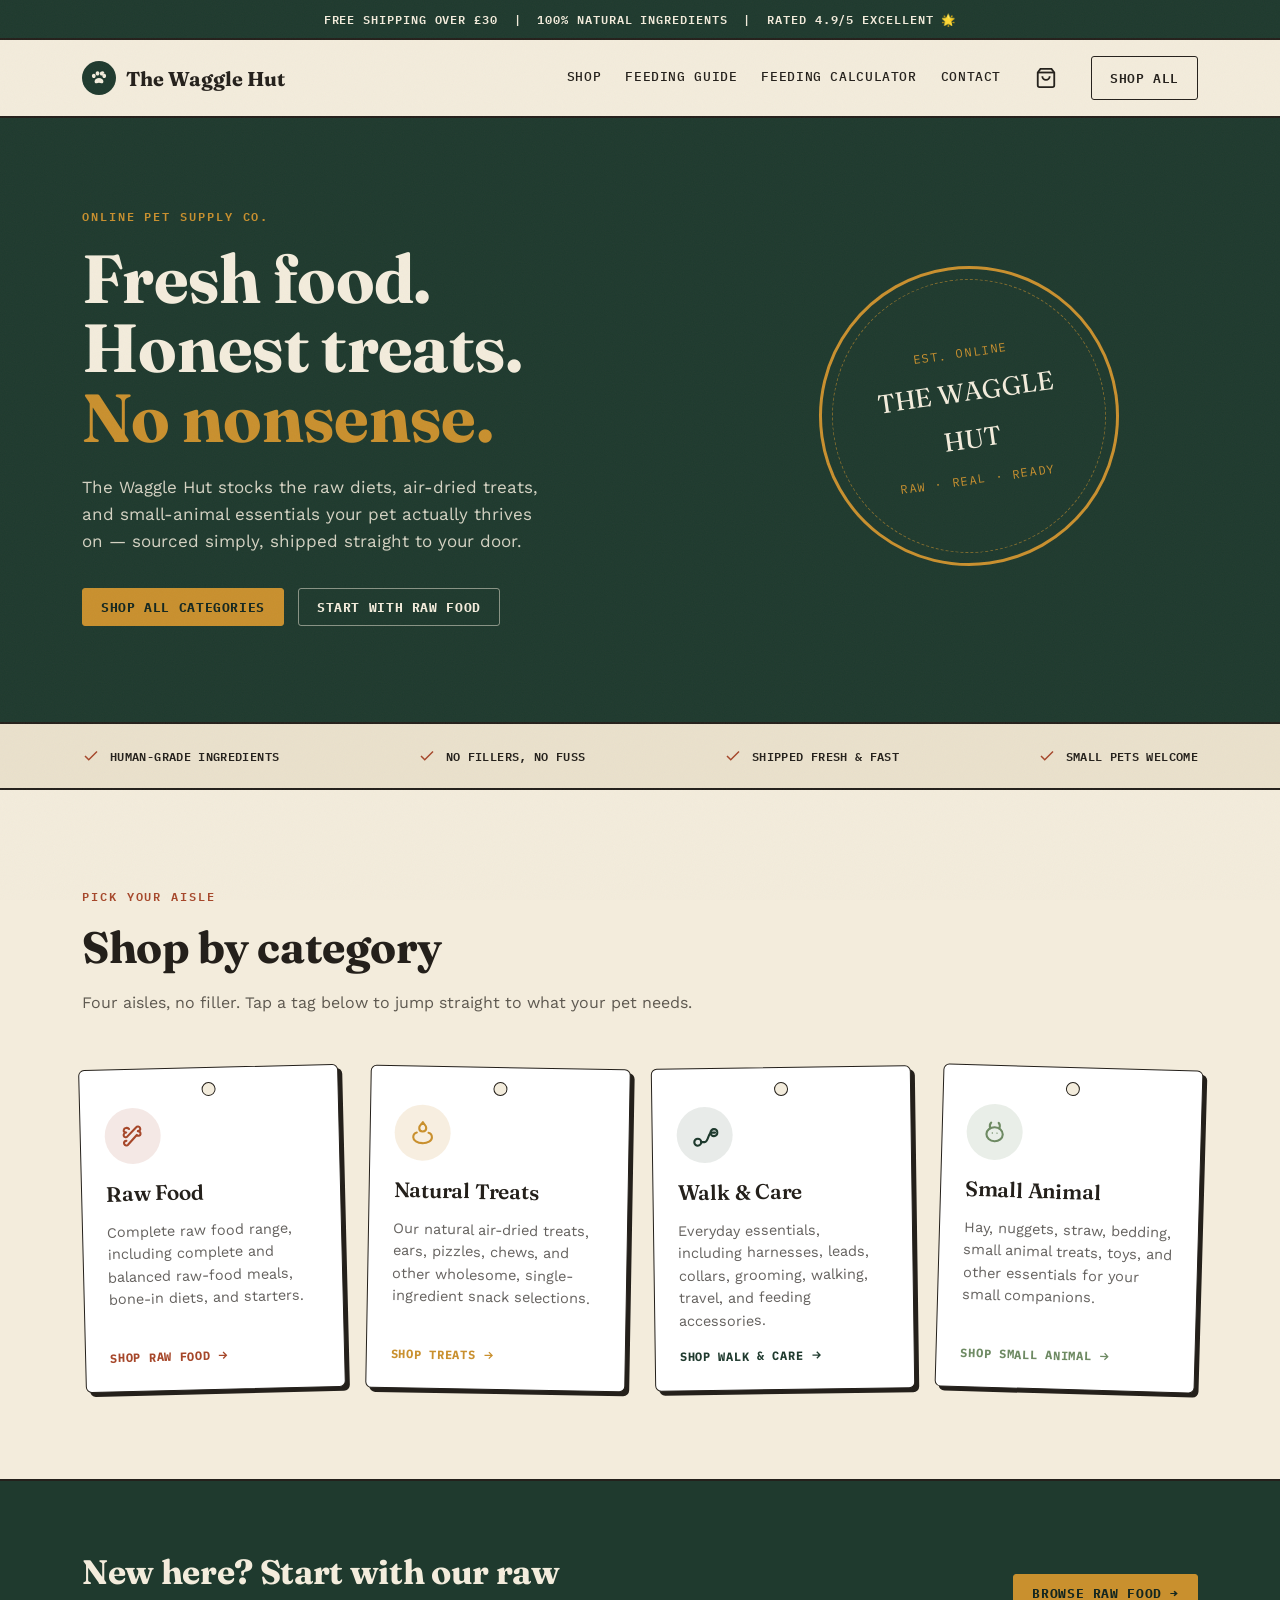
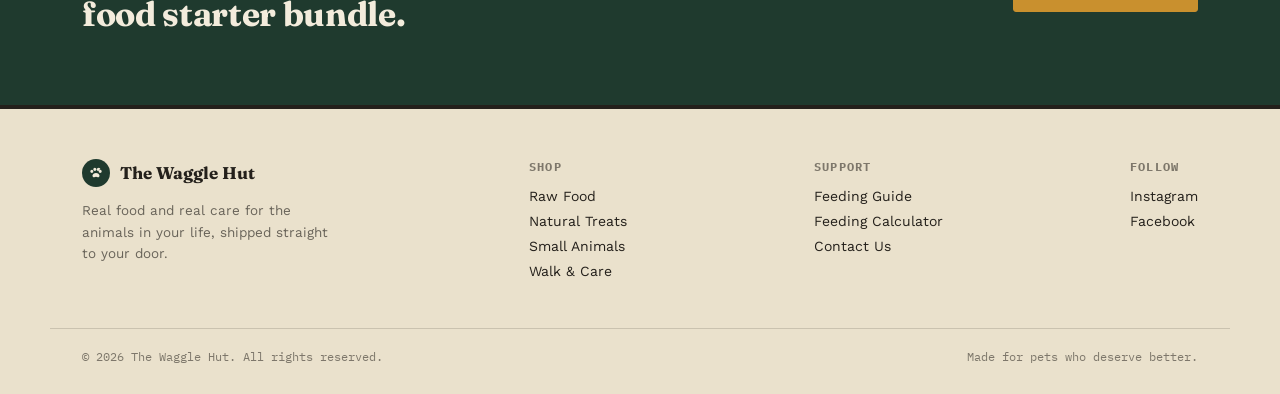
<file: index.html>
<!DOCTYPE html>
<html lang="en">
<head>
  <meta charset="UTF-8">
  <meta name="viewport" content="width=device-width, initial-scale=1.0">
  <title>The Waggle Hut — Real Food. Real Treats. Real Care.</title>
  <meta name="description" content="The Waggle Hut stocks raw diets, air-dried treats, and small-animal essentials your pet actually thrives on — sourced simply, shipped straight to your door.">
  <meta property="og:title" content="The Waggle Hut — Real Food. Real Treats. Real Care.">
  <meta property="og:description" content="Fresh raw food, natural treats, and pet care essentials shipped straight to your door.">
  <meta property="og:type" content="website">
  <link rel="stylesheet" href="css/main.css">
  <link rel="stylesheet" href="css/components.css">
</head>
<body>

<div class="announcement-bar">Free Shipping Over £30 &nbsp;|&nbsp; 100% Natural Ingredients &nbsp;|&nbsp; Rated 4.9/5 Excellent 🌟</div>

<div class="cart-overlay">
  <div class="cart-drawer">
    <div class="cart-header" style="display:flex; justify-content:space-between; align-items:center;">
      <h2 id="cart-total-items">0 items</h2>
      <button class="close-cart" onclick="closeCart()">
        <svg width="24" height="24" viewBox="0 0 24 24" fill="none" stroke="currentColor" stroke-width="2"><path d="M18 6 6 18M6 6l12 12"/></svg>
      </button>
    </div>
    <div class="cart-items"></div>
    <div class="cart-footer">
      <div class="cart-total"><span>Subtotal</span><span>£0.00</span></div>
      <button class="cta-btn checkout-btn" onclick="window.location.assign('checkout.html')">Proceed to Checkout</button>
    </div>
  </div>
</div>

<header>
  <div class="header-inner">
    <a href="index.html" class="logo">
      <span class="mark">
        <svg viewBox="0 0 24 24" fill="none" xmlns="http://www.w3.org/2000/svg">
          <path d="M8 9.5c0 1.4-1 2.5-2.2 2.5S3.5 10.9 3.5 9.5 4.6 7 5.8 7 8 8.1 8 9.5Z" fill="#F3ECDC"/>
          <path d="M12.5 6.5c0 1.4-1 2.5-2.2 2.5S8 7.9 8 6.5 9 4 10.2 4s2.3 1.1 2.3 2.5Z" fill="#F3ECDC"/>
          <path d="M17.5 6.5c0 1.4-1 2.5-2.3 2.5s-2.2-1.1-2.2-2.5S14.9 4 16.2 4s2.3 1.1 2.3 2.5Z" fill="#F3ECDC"/>
          <path d="M20.5 9.5c0 1.4-1 2.5-2.2 2.5S16 10.9 16 9.5 17.1 7 18.3 7s2.2 1.1 2.2 2.5Z" fill="#F3ECDC"/>
          <path d="M12 12c-2.6 0-5.3 1.7-5.3 4.1 0 1.5 1.2 2.6 2.6 2.3.9-.2 1.7-.6 2.7-.6s1.8.4 2.7.6c1.4.3 2.6-.8 2.6-2.3 0-2.4-2.7-4.1-5.3-4.1Z" fill="#F3ECDC"/>
        </svg>
      </span>
      The Waggle Hut
    </a>
    <nav>
      <div class="nav-links">
        <a href="shop.html">Shop</a>
        <a href="feeding.html">Feeding Guide</a>
        <a href="calculator.html">Feeding Calculator</a>
        <a href="contact.html">Contact</a>
      </div>
      <button class="cart-trigger" onclick="openCart()">
        <svg viewBox="0 0 24 24" fill="none" stroke="currentColor" stroke-width="2">
          <path d="M6 2 3 6v14a2 2 0 0 0 2 2h14a2 2 0 0 0 2-2V6l-3-4Z"/><path d="M3 6h18"/><path d="M16 10a4 4 0 0 1-8 0"/>
        </svg>
        <span class="cart-count">0</span>
      </button>
      <a href="shop.html?cat=all" class="cta-btn outline">Shop All</a>
      <button class="menu-toggle" onclick="toggleMenu()" aria-label="Toggle Menu">
        <span></span>
        <span></span>
        <span></span>
      </button>
    </nav>
  </div>
</header>

<main>
  <section class="hero">
    <div class="hero-inner">
      <div>
        <div class="hero-eyebrow eyebrow">Online pet supply co.</div>
        <h1>Fresh food.<br>Honest treats.<br><em>No nonsense.</em></h1>
        <p>The Waggle Hut stocks the raw diets, air-dried treats, and small-animal essentials your pet actually thrives on — sourced simply, shipped straight to your door.</p>
        <div class="hero-ctas">
          <a href="shop.html" class="cta-btn">Shop All Categories</a>
          <a href="shop.html?cat=raw" class="cta-btn outline">Start with Raw Food</a>
        </div>
      </div>
      <div class="stamp-wrap">
        <div class="stamp">
          <div class="stamp-text">
            Est. Online
            <span class="big">THE WAGGLE<br>HUT</span>
            Raw · Real · Ready
          </div>
        </div>
      </div>
    </div>
  </section>

  <section class="trust">
    <div class="trust-inner">
      <div class="trust-item">
        <svg viewBox="0 0 24 24" fill="none" stroke="currentColor" stroke-width="2"><path d="M20 6 9 17l-5-5"/></svg>
        Human-grade ingredients
      </div>
      <div class="trust-item">
        <svg viewBox="0 0 24 24" fill="none" stroke="currentColor" stroke-width="2"><path d="M20 6 9 17l-5-5"/></svg>
        No fillers, no fuss
      </div>
      <div class="trust-item">
        <svg viewBox="0 0 24 24" fill="none" stroke="currentColor" stroke-width="2"><path d="M20 6 9 17l-5-5"/></svg>
        Shipped fresh &amp; fast
      </div>
      <div class="trust-item">
        <svg viewBox="0 0 24 24" fill="none" stroke="currentColor" stroke-width="2"><path d="M20 6 9 17l-5-5"/></svg>
        Small pets welcome
      </div>
    </div>
  </section>

  <section style="padding: 96px 0 88px;">
    <div class="wrap">
      <div style="margin-bottom: 52px; max-width: 640px;">
        <div class="eyebrow" style="color: var(--rust); margin-bottom: 14px;">Pick your aisle</div>
        <h2 style="font-size: clamp(30px, 4vw, 44px); font-weight: 700; margin-bottom: 14px;">Shop by category</h2>
        <p style="font-size: 16px; line-height: 1.6; color: rgba(36, 32, 27, 0.72);">Four aisles, no filler. Tap a tag below to jump straight to what your pet needs.</p>
      </div>

      <div class="cat-grid">
        <a href="shop.html?cat=raw" class="cat-card raw">
          <span class="cat-tag-hole"></span>
          <div class="cat-icon">
            <svg viewBox="0 0 24 24" fill="none" stroke="currentColor" stroke-width="1.8" stroke-linecap="round" stroke-linejoin="round">
              <path d="M9 6c-1.5-1.5-4-1.2-4.5.5C4 8 5 9 6.5 9 5 9 4 10.2 4.3 11.7 4.6 13.2 6.5 13.5 7.5 12.3L15 4.8c1-1.2 3-.9 3.5.6.5 1.5-.5 2.6-2 2.6 1.5 0 2.5 1.2 2.2 2.7-.3 1.5-2.2 1.8-3.2.6L8 19.3c-1 1.2-3 .9-3.5-.6-.5-1.5.5-2.6 2-2.6"/>
            </svg>
          </div>
          <h3>Raw Food</h3>
          <p>Complete raw food range, including complete and balanced raw-food meals, bone-in diets, and starters.</p>
          <span class="go">Shop raw food
            <svg viewBox="0 0 24 24" fill="none" stroke="currentColor" stroke-width="2.4"><path d="M5 12h14M13 6l6 6-6 6"/></svg>
          </span>
        </a>

        <a href="shop.html?cat=treats" class="cat-card treats">
          <span class="cat-tag-hole"></span>
          <div class="cat-icon">
            <svg viewBox="0 0 24 24" fill="none" stroke="currentColor" stroke-width="1.8" stroke-linecap="round" stroke-linejoin="round">
              <path d="M12 3c-1 2-3 2.5-3 5 0 1.7 1.3 3 3 3s3-1.3 3-3c0-2.5-2-3-3-5Z"/>
              <path d="M7 12c-2 .5-3 2-3 4 0 2.8 3.6 5 8 5s8-2.2 8-5c0-2-1-3.5-3-4"/>
            </svg>
          </div>
          <h3>Natural Treats</h3>
          <p>Our natural air-dried treats, ears, pizzles, chews, and other wholesome, single-ingredient snack selections.</p>
          <span class="go">Shop treats
            <svg viewBox="0 0 24 24" fill="none" stroke="currentColor" stroke-width="2.4"><path d="M5 12h14M13 6l6 6-6 6"/></svg>
          </span>
        </a>

        <a href="shop.html?cat=walk" class="cat-card walk">
          <span class="cat-tag-hole"></span>
          <div class="cat-icon">
            <svg viewBox="0 0 24 24" fill="none" stroke="currentColor" stroke-width="1.8" stroke-linecap="round" stroke-linejoin="round">
              <circle cx="6" cy="18" r="3" />
              <path d="M9 18h3c3 0 3-8 6-8h3" />
              <path d="M20 7a3 3 0 1 0 0 6 3 3 0 0 0 0-6z" />
            </svg>
          </div>
          <h3>Walk & Care</h3>
          <p>Everyday essentials, including harnesses, leads, collars, grooming, walking, travel, and feeding accessories.</p>
          <span class="go">Shop walk & care
            <svg viewBox="0 0 24 24" fill="none" stroke="currentColor" stroke-width="2.4"><path d="M5 12h14M13 6l6 6-6 6"/></svg>
          </span>
        </a>

        <a href="shop.html?cat=small-animals" class="cat-card small">
          <span class="cat-tag-hole"></span>
          <div class="cat-icon">
            <svg viewBox="0 0 24 24" fill="none" stroke="currentColor" stroke-width="1.8" stroke-linecap="round" stroke-linejoin="round">
              <ellipse cx="12" cy="14" rx="7" ry="6"/>
              <path d="M8 9c-.5-2-.2-4 .8-4.8M16 9c.5-2 .2-4-.8-4.8"/>
              <circle cx="10" cy="13" r="0.6" fill="currentColor" stroke="none"/>
              <circle cx="14" cy="13" r="0.6" fill="currentColor" stroke="none"/>
            </svg>
          </div>
          <h3>Small Animal</h3>
          <p>Hay, nuggets, straw, bedding, small animal treats, toys, and other essentials for your small companions.</p>
          <span class="go">Shop small animal
            <svg viewBox="0 0 24 24" fill="none" stroke="currentColor" stroke-width="2.4"><path d="M5 12h14M13 6l6 6-6 6"/></svg>
          </span>
        </a>
      </div>
    </div>
  </section>

  <section class="band">
    <div class="band-inner">
      <h2>New here? Start with our raw food starter bundle.</h2>
      <a href="shop.html?cat=raw" class="cta-btn">Browse Raw Food →</a>
    </div>
  </section>
</main>

<footer>
  <div class="foot-inner">
    <div class="foot-col" style="max-width:260px;">
      <div class="logo" style="margin-bottom:10px;">
        <span class="mark" style="width:28px;height:28px;">
          <svg viewBox="0 0 24 24" fill="none" xmlns="http://www.w3.org/2000/svg" style="width:16px;height:16px;">
            <path d="M8 9.5c0 1.4-1 2.5-2.2 2.5S3.5 10.9 3.5 9.5 4.6 7 5.8 7 8 8.1 8 9.5Z" fill="#F3ECDC"/>
            <path d="M12.5 6.5c0 1.4-1 2.5-2.2 2.5S8 7.9 8 6.5 9 4 10.2 4s2.3 1.1 2.3 2.5Z" fill="#F3ECDC"/>
            <path d="M17.5 6.5c0 1.4-1 2.5-2.3 2.5s-2.2-1.1-2.2-2.5S14.9 4 16.2 4s2.3 1.1 2.3 2.5Z" fill="#F3ECDC"/>
            <path d="M20.5 9.5c0 1.4-1 2.5-2.2 2.5S16 10.9 16 9.5 17.1 7 18.3 7s2.2 1.1 2.2 2.5Z" fill="#F3ECDC"/>
            <path d="M12 12c-2.6 0-5.3 1.7-5.3 4.1 0 1.5 1.2 2.6 2.6 2.3.9-.2 1.7-.6 2.7-.6s1.8.4 2.7.6c1.4.3 2.6-.8 2.6-2.3 0-2.4-2.7-4.1-5.3-4.1Z" fill="#F3ECDC"/>
          </svg>
        </span>
        <span style="font-size:17px;">The Waggle Hut</span>
      </div>
      <p style="font-size:13.5px; line-height:1.6; color:rgba(36,32,27,0.65);">Real food and real care for the animals in your life, shipped straight to your door.</p>
    </div>
    <div class="foot-col">
      <h4>Shop</h4>
      <a href="shop.html?cat=raw">Raw Food</a>
      <a href="shop.html?cat=treats">Natural Treats</a>
      <a href="shop.html?cat=small-animals">Small Animals</a>
      <a href="shop.html?cat=walk">Walk & Care</a>
    </div>
    <div class="foot-col">
      <h4>Support</h4>
      <a href="feeding.html">Feeding Guide</a>
      <a href="calculator.html">Feeding Calculator</a>
      <a href="contact.html">Contact Us</a>
    </div>
    <div class="foot-col">
      <h4>Follow</h4>
      <a href="#">Instagram</a>
      <a href="#">Facebook</a>
    </div>
  </div>
  <div class="foot-bottom">
    <span>© 2026 The Waggle Hut. All rights reserved.</span>
    <span>Made for pets who deserve better.</span>
  </div>
</footer>

<script src="js/products.js"></script>
<script src="js/cart.js"></script>
</body>
</html>
</file>
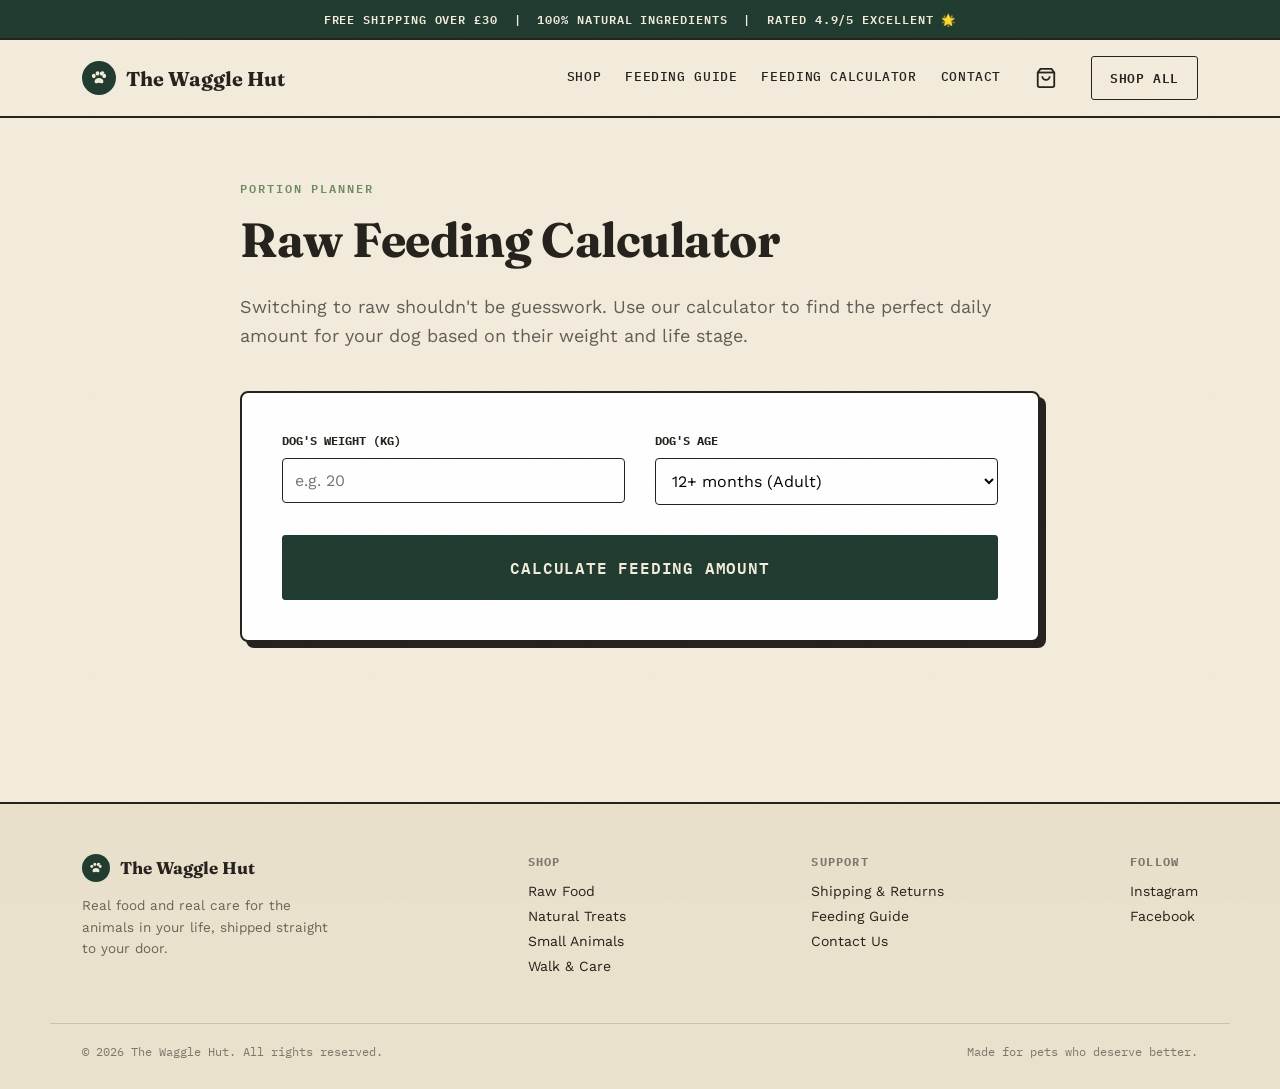
<file: calculator.html>
<!DOCTYPE html>
<html lang="en">
<head>
  <meta charset="UTF-8">
  <meta name="viewport" content="width=device-width, initial-scale=1.0">
  <title>Raw Feeding Calculator — The Waggle Hut</title>
  <meta name="description" content="Calculate your dog's daily and weekly raw food portions accurately with The Waggle Hut Raw Feeding Calculator.">
  <meta property="og:title" content="Raw Feeding Calculator — The Waggle Hut">
  <meta property="og:description" content="Calculate your dog's daily and weekly raw food portions accurately.">
  <meta property="og:type" content="website">
  <link rel="stylesheet" href="css/main.css">
  <link rel="stylesheet" href="css/components.css">
</head>
<body>

<div class="announcement-bar">Free Shipping Over £30 &nbsp;|&nbsp; 100% Natural Ingredients &nbsp;|&nbsp; Rated 4.9/5 Excellent 🌟</div>

<div class="cart-overlay">
  <div class="cart-drawer">
    <div class="cart-header" style="display:flex; justify-content:space-between; align-items:center;">
      <h2 id="cart-total-items">0 items</h2>
      <button class="close-cart" onclick="closeCart()">
        <svg width="24" height="24" viewBox="0 0 24 24" fill="none" stroke="currentColor" stroke-width="2"><path d="M18 6 6 18M6 6l12 12"/></svg>
      </button>
    </div>
    <div class="cart-items"></div>
    <div class="cart-footer">
      <div class="cart-total"><span>Subtotal</span><span>£0.00</span></div>
      <button class="cta-btn checkout-btn" onclick="window.location.assign('checkout.html')">Proceed to Checkout</button>
    </div>
  </div>
</div>

<header>
  <div class="header-inner">
    <a href="index.html" class="logo">
      <span class="mark">
        <svg viewBox="0 0 24 24" fill="none" xmlns="http://www.w3.org/2000/svg">
          <path d="M8 9.5c0 1.4-1 2.5-2.2 2.5S3.5 10.9 3.5 9.5 4.6 7 5.8 7 8 8.1 8 9.5Z" fill="#F3ECDC"/>
          <path d="M12.5 6.5c0 1.4-1 2.5-2.2 2.5S8 7.9 8 6.5 9 4 10.2 4s2.3 1.1 2.3 2.5Z" fill="#F3ECDC"/>
          <path d="M17.5 6.5c0 1.4-1 2.5-2.3 2.5s-2.2-1.1-2.2-2.5S14.9 4 16.2 4s2.3 1.1 2.3 2.5Z" fill="#F3ECDC"/>
          <path d="M20.5 9.5c0 1.4-1 2.5-2.2 2.5S16 10.9 16 9.5 17.1 7 18.3 7s2.2 1.1 2.2 2.5Z" fill="#F3ECDC"/>
          <path d="M12 12c-2.6 0-5.3 1.7-5.3 4.1 0 1.5 1.2 2.6 2.6 2.3.9-.2 1.7-.6 2.7-.6s1.8.4 2.7.6c1.4.3 2.6-.8 2.6-2.3 0-2.4-2.7-4.1-5.3-4.1Z" fill="#F3ECDC"/>
        </svg>
      </span>
      The Waggle Hut
    </a>
    <nav>
      <div class="nav-links">
        <a href="shop.html">Shop</a>
        <a href="feeding.html">Feeding Guide</a>
        <a href="calculator.html">Feeding Calculator</a>
        <a href="contact.html">Contact</a>
      </div>
      <button class="cart-trigger" onclick="openCart()">
        <svg viewBox="0 0 24 24" fill="none" stroke="currentColor" stroke-width="2">
          <path d="M6 2 3 6v14a2 2 0 0 0 2 2h14a2 2 0 0 0 2-2V6l-3-4Z"/><path d="M3 6h18"/><path d="M16 10a4 4 0 0 1-8 0"/>
        </svg>
        <span class="cart-count">0</span>
      </button>
      <a href="shop.html?cat=all" class="cta-btn outline">Shop All</a>
      <button class="menu-toggle" onclick="toggleMenu()" aria-label="Toggle Menu">
        <span></span>
        <span></span>
        <span></span>
      </button>
    </nav>
  </div>
</header>

<main class="wrap" style="padding: 60px 32px;">
  <div style="max-width: 800px; margin: 0 auto;">
    <div class="eyebrow" style="color: var(--sage); margin-bottom: 12px;">Portion Planner</div>
    <h1 style="font-size: 48px; margin-bottom: 24px;">Raw Feeding Calculator</h1>
    <p style="font-size: 18px; line-height: 1.6; color: rgba(36, 32, 27, 0.7); margin-bottom: 40px;">
      Switching to raw shouldn't be guesswork. Use our calculator to find the perfect daily amount for your dog based on their weight and life stage.
    </p>

    <div style="background: white; border: 2px solid var(--ink); border-radius: 8px; padding: 40px; box-shadow: 6px 6px 0 var(--ink);">
      <div style="display: grid; grid-template-columns: 1fr 1fr; gap: 30px; margin-bottom: 30px;">
        <div>
          <label style="display: block; font-family: 'IBM Plex Mono', monospace; font-size: 12px; font-weight: 700; text-transform: uppercase; margin-bottom: 10px;">Dog's Weight (kg)</label>
          <input type="number" id="weight" placeholder="e.g. 20" style="width: 100%; padding: 12px; border: 1.5px solid var(--ink); border-radius: 4px; font-family: inherit; font-size: 16px;">
        </div>
        <div>
          <label style="display: block; font-family: 'IBM Plex Mono', monospace; font-size: 12px; font-weight: 700; text-transform: uppercase; margin-bottom: 10px;">Dog's Age</label>
          <select id="age" style="width: 100%; padding: 12px; border: 1.5px solid var(--ink); border-radius: 4px; font-family: inherit; font-size: 16px; background: white;">
            <option value="0.10">Under 3 months</option>
            <option value="0.08">3-4 months</option>
            <option value="0.06">4-6 months</option>
            <option value="0.04">6-12 months</option>
            <option value="0.025" selected>12+ months (Adult)</option>
          </select>
        </div>
      </div>
      
      <button class="cta-btn" style="width: 100%; padding: 18px; font-size: 16px;" onclick="calculatePortion()">Calculate Feeding Amount</button>

      <div id="result" style="margin-top: 40px; padding-top: 40px; border-top: 1px solid var(--line); display: none;">
        <div style="display: grid; grid-template-columns: repeat(auto-fit, minmax(150px, 1fr)); gap: 20px; text-align: center;">
            <div style="padding: 15px; background: var(--cream-2); border-radius: 4px;">
                <div class="eyebrow" style="color: var(--rust); margin-bottom: 5px; font-size: 10px;">Percentage</div>
                <div style="font-size: 20px; font-weight: 700;" id="res-perc">2.5%</div>
            </div>
            <div style="padding: 15px; background: var(--cream-2); border-radius: 4px;">
                <div class="eyebrow" style="color: var(--rust); margin-bottom: 5px; font-size: 10px;">Daily</div>
                <div style="font-size: 20px; font-weight: 700;" id="res-daily">500g</div>
            </div>
            <div style="padding: 15px; background: var(--cream-2); border-radius: 4px;">
                <div class="eyebrow" style="color: var(--rust); margin-bottom: 5px; font-size: 10px;">Weekly</div>
                <div style="font-size: 20px; font-weight: 700;" id="res-weekly">3.5kg</div>
            </div>
        </div>
        
        <p style="font-size: 13px; color: rgba(36, 32, 27, 0.6); margin-top: 25px; line-height: 1.5;">
            <em>Note: These figures are general starting guidelines. Individual requirements vary greatly based on breed, activity, body condition, and growth stage. This is not veterinary advice.</em>
        </p>
      </div>
    </div>
  </div>
</main>

<footer style="margin-top: 100px;">
  <div class="foot-inner">
    <div class="foot-col" style="max-width:260px;">
      <div class="logo" style="margin-bottom:10px;">
        <span class="mark" style="width:28px;height:28px;">
           <svg viewBox="0 0 24 24" fill="none" xmlns="http://www.w3.org/2000/svg" style="width:16px;height:16px;"><path d="M8 9.5c0 1.4-1 2.5-2.2 2.5S3.5 10.9 3.5 9.5 4.6 7 5.8 7 8 8.1 8 9.5Z" fill="#F3ECDC"/><path d="M12.5 6.5c0 1.4-1 2.5-2.2 2.5S8 7.9 8 6.5 9 4 10.2 4s2.3 1.1 2.3 2.5Z" fill="#F3ECDC"/><path d="M17.5 6.5c0 1.4-1 2.5-2.3 2.5s-2.2-1.1-2.2-2.5S14.9 4 16.2 4s2.3 1.1 2.3 2.5Z" fill="#F3ECDC"/><path d="M20.5 9.5c0 1.4-1 2.5-2.2 2.5S16 10.9 16 9.5 17.1 7 18.3 7s2.2 1.1 2.2 2.5Z" fill="#F3ECDC"/><path d="M12 12c-2.6 0-5.3 1.7-5.3 4.1 0 1.5 1.2 2.6 2.6 2.3.9-.2 1.7-.6 2.7-.6s1.8.4 2.7.6c1.4.3 2.6-.8 2.6-2.3 0-2.4-2.7-4.1-5.3-4.1Z" fill="#F3ECDC"/></svg>
        </span>
        <span style="font-size:17px;">The Waggle Hut</span>
      </div>
      <p style="font-size:13.5px; line-height:1.6; color:rgba(36,32,27,0.65);">Real food and real care for the animals in your life, shipped straight to your door.</p>
    </div>
    <div class="foot-col">
      <h4>Shop</h4>
      <a href="shop.html?cat=raw">Raw Food</a>
      <a href="shop.html?cat=treats">Natural Treats</a>
      <a href="shop.html?cat=small-animals">Small Animals</a>
      <a href="shop.html?cat=walk">Walk & Care</a>
    </div>
    <div class="foot-col">
      <h4>Support</h4>
      <a href="contact.html">Shipping &amp; Returns</a>
      <a href="feeding.html">Feeding Guide</a>
      <a href="contact.html">Contact Us</a>
    </div>
    <div class="foot-col">
      <h4>Follow</h4>
      <a href="#">Instagram</a>
      <a href="#">Facebook</a>
    </div>
  </div>
  <div class="foot-bottom">
    <span>© 2026 The Waggle Hut. All rights reserved.</span>
    <span>Made for pets who deserve better.</span>
  </div>
</footer>

<script src="js/products.js"></script>
<script src="js/cart.js"></script>
<script>
  function calculatePortion() {
    const weight = parseFloat(document.getElementById('weight').value);
    const agePerc = parseFloat(document.getElementById('age').value);
    const resultDiv = document.getElementById('result');
    const resPerc = document.getElementById('res-perc');
    const resDaily = document.getElementById('res-daily');
    const resWeekly = document.getElementById('res-weekly');

    if (isNaN(weight) || weight <= 0) {
      alert("Please enter a valid weight.");
      return;
    }

    const dailyGrams = weight * agePerc * 1000;
    const weeklyGrams = dailyGrams * 7;
    
    resPerc.textContent = (agePerc * 100).toFixed(1) + '%';
    resDaily.textContent = dailyGrams >= 1000 ? (dailyGrams/1000).toFixed(2) + 'kg' : Math.round(dailyGrams) + 'g';
    resWeekly.textContent = weeklyGrams >= 1000 ? (weeklyGrams/1000).toFixed(2) + 'kg' : Math.round(weeklyGrams) + 'g';
    
    // Render recommendations
    const rawProducts = products.filter(p => p.category === 'raw').slice(0, 3);
    let recContainer = document.getElementById('calc-recommendations');
    if (!recContainer) {
      recContainer = document.createElement('div');
      recContainer.id = 'calc-recommendations';
      recContainer.style.marginTop = '30px';
      resultDiv.appendChild(recContainer);
    }
    recContainer.innerHTML = `
      <h3 style="font-size: 20px; margin-bottom: 16px;">Recommended Raw Food for Your Pet</h3>
      <div style="display: grid; grid-template-columns: repeat(auto-fit, minmax(200px, 1fr)); gap: 16px;">
        ${rawProducts.map(p => `
          <div style="background: white; border: 1.5px solid var(--ink); border-radius: 6px; padding: 16px; display: flex; flex-direction: column;">
            <img src="${p.image}" alt="${p.name}" style="height: 100px; object-fit: contain; margin-bottom: 10px;">
            <h4 style="font-size: 15px; margin-bottom: 6px;">${p.name}</h4>
            <p style="font-family: 'IBM Plex Mono', monospace; font-size: 13px; font-weight: 700; color: var(--ink); margin-bottom: 10px;">£${p.price.toFixed(2)}</p>
            <button class="cta-btn" style="margin-top: auto; padding: 10px; font-size: 12px; background: var(--pine);" onclick="addToCart('${p.id}')">Add to Basket</button>
          </div>
        `).join('')}
      </div>
    `;
    
    resultDiv.style.display = 'block';
    
    // Smooth scroll to result
    resultDiv.scrollIntoView({ behavior: 'smooth', block: 'nearest' });
  }
</script>

</body>
</html>
</file>
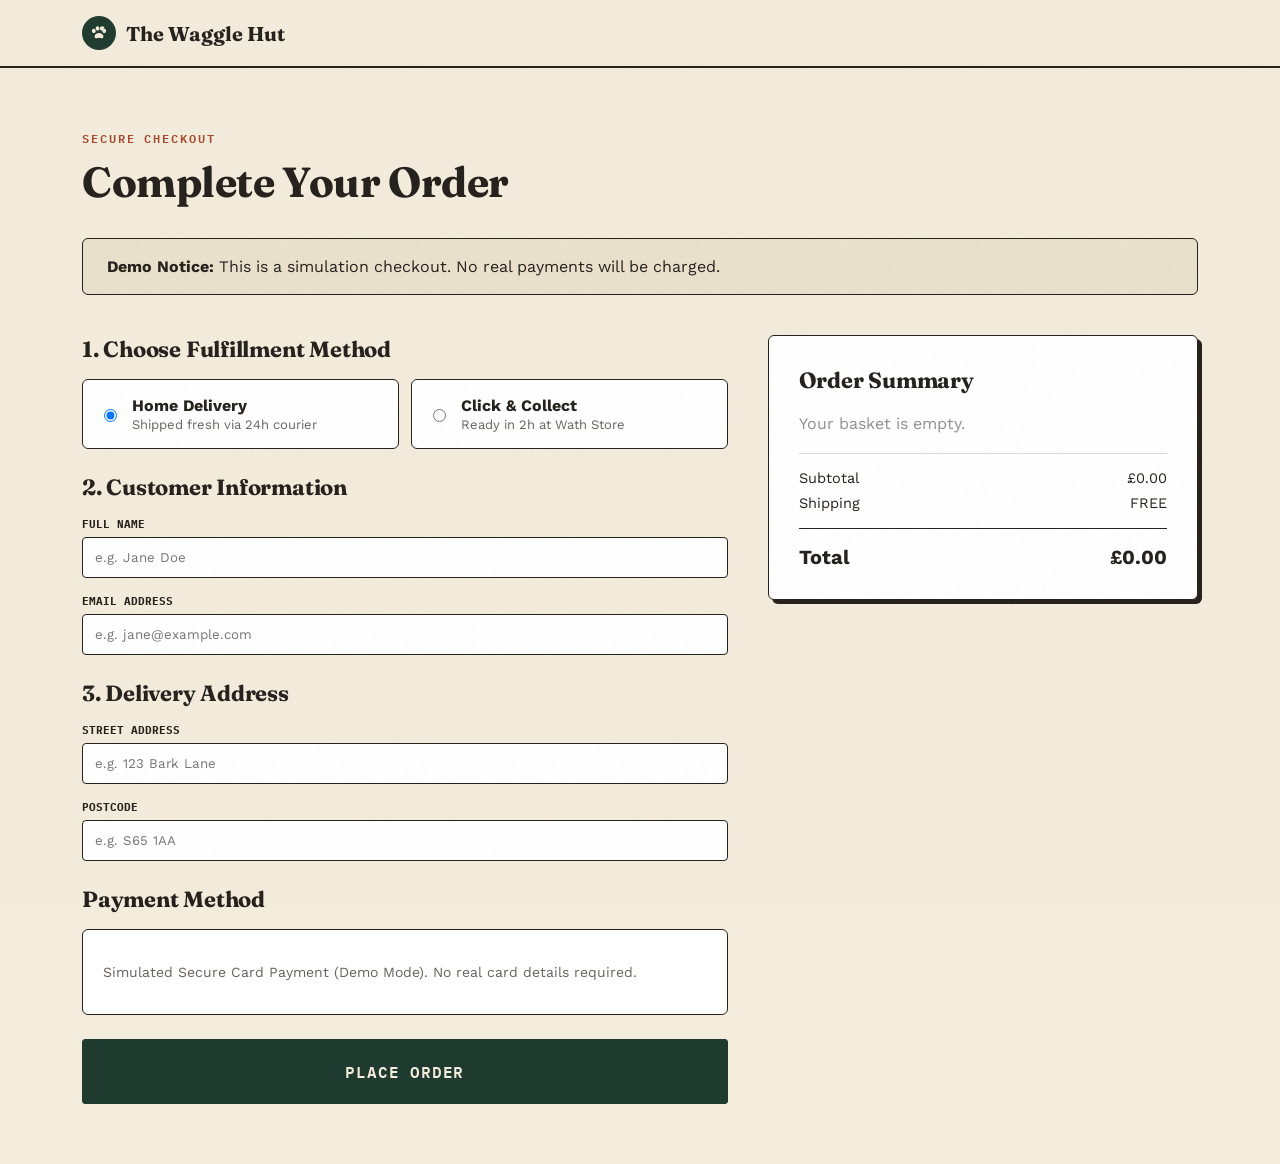
<file: checkout.html>
<!DOCTYPE html>
<html lang="en">
<head>
  <meta charset="UTF-8">
  <meta name="viewport" content="width=device-width, initial-scale=1.0">
  <title>Checkout — The Waggle Hut</title>
  <meta name="description" content="Secure checkout for your raw pet food and natural treats order at The Waggle Hut.">
  <meta property="og:title" content="Checkout — The Waggle Hut">
  <meta property="og:description" content="Secure checkout for your raw pet food and natural treats order.">
  <meta property="og:type" content="website">
  <link rel="stylesheet" href="css/main.css">
  <link rel="stylesheet" href="css/components.css">
</head>
<body>

<header>
  <div class="header-inner">
    <a href="index.html" class="logo">
      <span class="mark"><svg viewBox="0 0 24 24" fill="none" xmlns="http://www.w3.org/2000/svg"><path d="M8 9.5c0 1.4-1 2.5-2.2 2.5S3.5 10.9 3.5 9.5 4.6 7 5.8 7 8 8.1 8 9.5Z" fill="#F3ECDC"/><path d="M12.5 6.5c0 1.4-1 2.5-2.2 2.5S8 7.9 8 6.5 9 4 10.2 4s2.3 1.1 2.3 2.5Z" fill="#F3ECDC"/><path d="M17.5 6.5c0 1.4-1 2.5-2.3 2.5s-2.2-1.1-2.2-2.5S14.9 4 16.2 4s2.3 1.1 2.3 2.5Z" fill="#F3ECDC"/><path d="M20.5 9.5c0 1.4-1 2.5-2.2 2.5S16 10.9 16 9.5 17.1 7 18.3 7s2.2 1.1 2.2 2.5Z" fill="#F3ECDC"/><path d="M12 12c-2.6 0-5.3 1.7-5.3 4.1 0 1.5 1.2 2.6 2.6 2.3.9-.2 1.7-.6 2.7-.6s1.8.4 2.7.6c1.4.3 2.6-.8 2.6-2.3 0-2.4-2.7-4.1-5.3-4.1Z" fill="#F3ECDC"/></svg></span>
      The Waggle Hut
    </a>
  </div>
</header>

<main class="wrap" style="padding: 60px 32px;">
  <div style="margin-bottom: 30px;">
    <div class="eyebrow" style="color: var(--rust); margin-bottom: 8px;">Secure Checkout</div>
    <h1 style="font-size: 42px;">Complete Your Order</h1>
  </div>

  <div style="background: var(--cream-2); padding: 18px 24px; border-radius: 6px; border: 1.5px solid var(--ink); margin-bottom: 40px;">
    <strong>Demo Notice:</strong> This is a simulation checkout. No real payments will be charged.
  </div>
  
  <div style="display: grid; grid-template-columns: 1.5fr 1fr; gap: 40px; align-items: start;">
    <form onsubmit="event.preventDefault(); alert('Order successfully placed! Thank you for shopping with The Waggle Hut.'); localStorage.removeItem('waggleCart'); window.location.href='index.html';">
      <h2 style="font-size: 22px; margin-bottom: 16px;">1. Choose Fulfillment Method</h2>
      <div style="margin-bottom: 24px; display: flex; gap: 12px;">
        <label style="flex:1; border: 1.5px solid var(--ink); padding: 16px; border-radius: 6px; cursor: pointer; background: white; display: flex; align-items: center; gap: 12px;">
          <input type="radio" name="fulfillment" value="delivery" checked onchange="updateFulfillmentMode()">
          <div>
            <strong>Home Delivery</strong>
            <p style="font-size: 13px; color: rgba(36,32,27,0.7); margin: 2px 0 0;">Shipped fresh via 24h courier</p>
          </div>
        </label>
        <label style="flex:1; border: 1.5px solid var(--ink); padding: 16px; border-radius: 6px; cursor: pointer; background: white; display: flex; align-items: center; gap: 12px;">
          <input type="radio" name="fulfillment" value="collect" onchange="updateFulfillmentMode()">
          <div>
            <strong>Click & Collect</strong>
            <p style="font-size: 13px; color: rgba(36,32,27,0.7); margin: 2px 0 0;">Ready in 2h at Wath Store</p>
          </div>
        </label>
      </div>

      <h2 style="font-size: 22px; margin-bottom: 16px;">2. Customer Information</h2>
      <div style="margin-bottom: 16px;">
        <label style="display: block; font-family: 'IBM Plex Mono', monospace; font-size: 11px; font-weight: 700; text-transform: uppercase; margin-bottom: 6px;">Full Name</label>
        <input type="text" placeholder="e.g. Jane Doe" required style="width:100%; padding:12px; border:1.5px solid var(--ink); border-radius: 4px; font-family: inherit;">
      </div>
      <div style="margin-bottom: 24px;">
        <label style="display: block; font-family: 'IBM Plex Mono', monospace; font-size: 11px; font-weight: 700; text-transform: uppercase; margin-bottom: 6px;">Email Address</label>
        <input type="email" placeholder="e.g. jane@example.com" required style="width:100%; padding:12px; border:1.5px solid var(--ink); border-radius: 4px; font-family: inherit;">
      </div>

      <div id="delivery-address-section">
        <h2 style="font-size: 22px; margin-bottom: 16px;">3. Delivery Address</h2>
        <div style="margin-bottom: 16px;">
          <label style="display: block; font-family: 'IBM Plex Mono', monospace; font-size: 11px; font-weight: 700; text-transform: uppercase; margin-bottom: 6px;">Street Address</label>
          <input type="text" id="street-input" placeholder="e.g. 123 Bark Lane" required style="width:100%; padding:12px; border:1.5px solid var(--ink); border-radius: 4px; font-family: inherit;">
        </div>
        <div style="margin-bottom: 24px;">
          <label style="display: block; font-family: 'IBM Plex Mono', monospace; font-size: 11px; font-weight: 700; text-transform: uppercase; margin-bottom: 6px;">Postcode</label>
          <input type="text" id="postcode-input" placeholder="e.g. S65 1AA" required style="width:100%; padding:12px; border:1.5px solid var(--ink); border-radius: 4px; font-family: inherit;">
        </div>
      </div>

      <div id="collect-location-section" style="display: none; margin-bottom: 24px; background: var(--cream-2); border: 1.5px solid var(--ink); padding: 20px; border-radius: 6px;">
        <h3 style="font-size: 18px; margin-bottom: 8px;">Pickup Location</h3>
        <p style="font-size: 14px; line-height: 1.5; color: rgba(36,32,27,0.8); margin: 0;">
          <strong>Wath Pet Hub Store</strong><br>
          123 High Street, Wath-upon-Dearne, Rotherham, S65 1AA<br>
          <em>Opening Hours: Mon-Sat, 9:00 AM – 5:30 PM</em>
        </p>
      </div>
      
      <h2 style="font-size: 22px; margin-bottom: 16px;">Payment Method</h2>
      <div style="border: 1.5px solid var(--ink); padding: 20px; border-radius: 6px; background: white; margin-bottom: 24px;">
        <p style="font-size: 14px; color: rgba(36,32,27,0.7);">Simulated Secure Card Payment (Demo Mode). No real card details required.</p>
      </div>

      <button type="submit" class="cta-btn" style="width:100%; padding: 18px; font-size: 16px; background: var(--pine);">Place Order</button>
    </form>
    
    <div style="background: white; padding: 30px; border: 1.5px solid var(--ink); border-radius: 6px; box-shadow: 4px 4px 0 var(--ink);">
      <h2 style="font-size: 22px; margin-bottom: 20px;">Order Summary</h2>
      <div id="checkout-summary" style="margin-bottom: 20px;"></div>
      <hr style="border: none; border-top: 1px solid var(--line); margin-bottom: 16px;">
      <div style="display: flex; justify-content: space-between; margin-bottom: 8px; font-size: 14.5px;">
        <span>Subtotal</span>
        <span id="checkout-subtotal">£0.00</span>
      </div>
      <div style="display: flex; justify-content: space-between; margin-bottom: 16px; font-size: 14.5px;" id="shipping-row">
        <span>Shipping</span>
        <span id="checkout-shipping">£3.99</span>
      </div>
      <hr style="border: none; border-top: 1.5px solid var(--ink); margin-bottom: 16px;">
      <div style="display: flex; justify-content: space-between; font-weight: 700; font-size: 1.25em;">
        <span>Total</span>
        <span id="checkout-total">£0.00</span>
      </div>
    </div>
  </div>
</main>

<script src="js/products.js"></script>
<script>
  const cart = JSON.parse(localStorage.getItem('waggleCart')) || [];
  let fulfillment = localStorage.getItem('waggleFulfillment') || 'delivery';

  // Set radio button state based on stored fulfillment
  document.querySelectorAll('input[name="fulfillment"]').forEach(radio => {
    if (radio.value === fulfillment) radio.checked = true;
  });

  function updateFulfillmentMode() {
    const selected = document.querySelector('input[name="fulfillment"]:checked').value;
    fulfillment = selected;
    localStorage.setItem('waggleFulfillment', selected);

    const addressSection = document.getElementById('delivery-address-section');
    const collectSection = document.getElementById('collect-location-section');
    const streetInput = document.getElementById('street-input');
    const postcodeInput = document.getElementById('postcode-input');
    const shippingRow = document.getElementById('shipping-row');

    if (selected === 'collect') {
      addressSection.style.display = 'none';
      collectSection.style.display = 'block';
      streetInput.removeAttribute('required');
      postcodeInput.removeAttribute('required');
      shippingRow.style.display = 'none';
    } else {
      addressSection.style.display = 'block';
      collectSection.style.display = 'none';
      streetInput.setAttribute('required', 'true');
      postcodeInput.setAttribute('required', 'true');
      shippingRow.style.display = 'flex';
    }
    recalculateTotals();
  }

  const summary = document.getElementById('checkout-summary');
  const subtotalDisplay = document.getElementById('checkout-subtotal');
  const shippingDisplay = document.getElementById('checkout-shipping');
  const totalDisplay = document.getElementById('checkout-total');

  function recalculateTotals() {
    let subtotal = 0;
    if (cart.length === 0) {
      summary.innerHTML = '<p style="color: rgba(36,32,27,0.5);">Your basket is empty.</p>';
    } else {
      summary.innerHTML = cart.map(item => {
        subtotal += item.price * item.quantity;
        return `<div style="display:flex; justify-content:space-between; margin-bottom:12px; font-size: 14px;">
                  <span>${item.quantity} x ${item.name}</span>
                  <span style="font-family:'IBM Plex Mono', monospace; font-weight:600;">£${(item.price * item.quantity).toFixed(2)}</span>
                </div>`;
      }).join('');
    }

    const shipping = fulfillment === 'collect' ? 0 : (subtotal >= 30 || subtotal === 0 ? 0 : 3.99);
    const finalTotal = subtotal + shipping;

    subtotalDisplay.textContent = '£' + subtotal.toFixed(2);
    shippingDisplay.textContent = shipping === 0 ? 'FREE' : '£' + shipping.toFixed(2);
    totalDisplay.textContent = '£' + finalTotal.toFixed(2);
  }

  // Initial call
  updateFulfillmentMode();
</script>
</body>
</html>
</file>
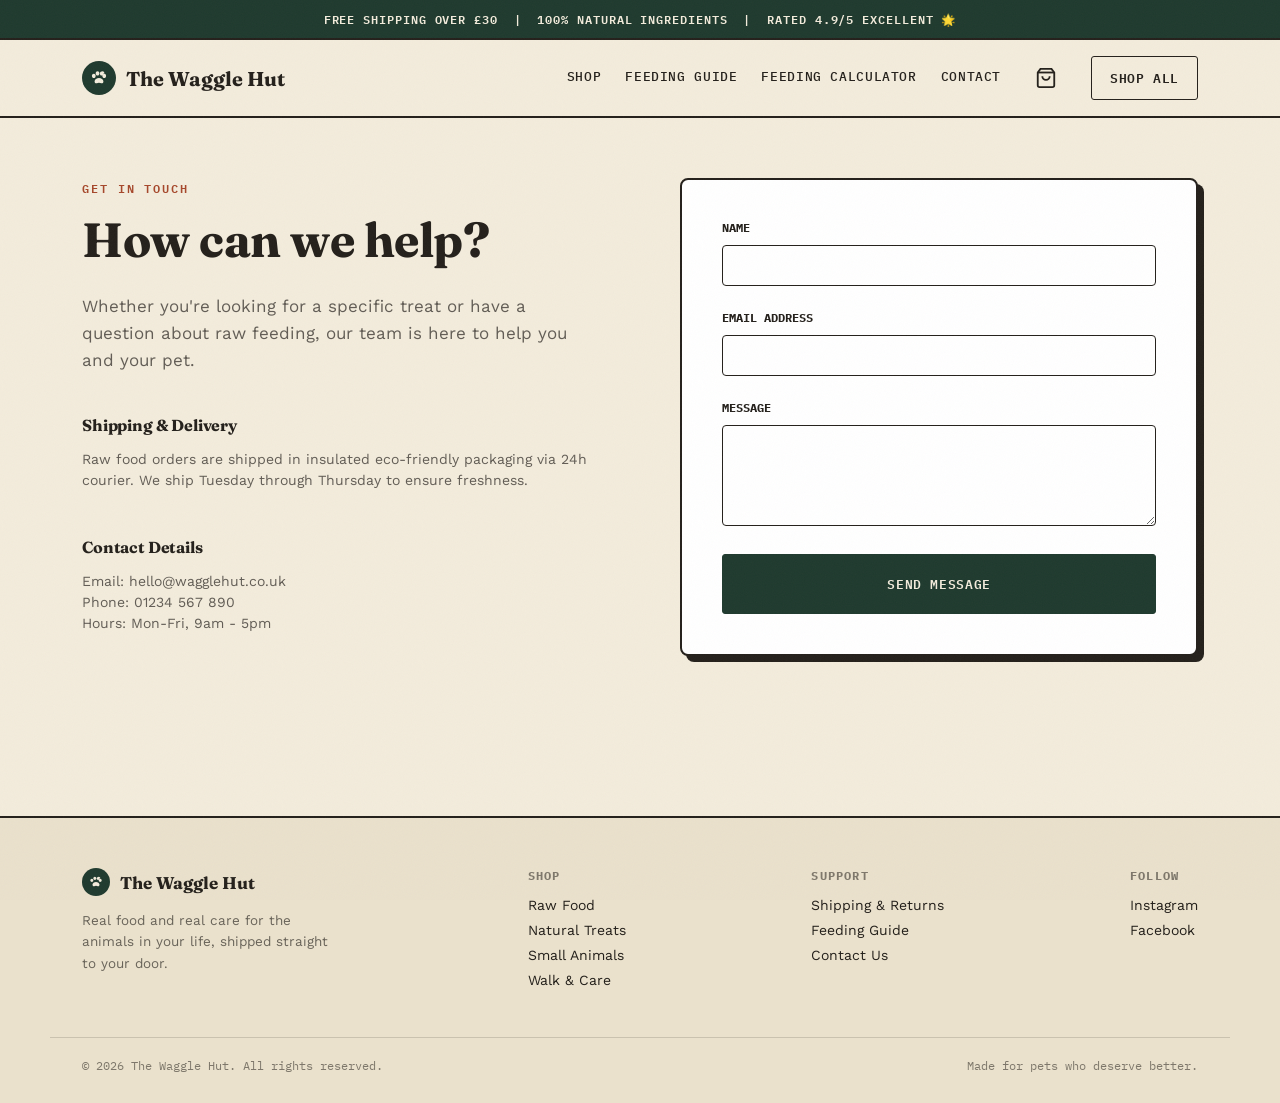
<file: contact.html>
<!DOCTYPE html>
<html lang="en">
<head>
  <meta charset="UTF-8">
  <meta name="viewport" content="width=device-width, initial-scale=1.0">
  <title>Contact & Support — The Waggle Hut</title>
  <meta name="description" content="Get in touch with The Waggle Hut for questions regarding raw pet food, natural treats, shipping, and order support.">
  <meta property="og:title" content="Contact & Support — The Waggle Hut">
  <meta property="og:description" content="Get in touch with The Waggle Hut for questions regarding raw pet food, natural treats, and support.">
  <meta property="og:type" content="website">
  <link rel="stylesheet" href="css/main.css">
  <link rel="stylesheet" href="css/components.css">
</head>
<body>

<div class="announcement-bar">Free Shipping Over £30 &nbsp;|&nbsp; 100% Natural Ingredients &nbsp;|&nbsp; Rated 4.9/5 Excellent 🌟</div>

<div class="cart-overlay">
  <div class="cart-drawer">
    <div class="cart-header" style="display:flex; justify-content:space-between; align-items:center;">
      <h2 id="cart-total-items">0 items</h2>
      <button class="close-cart" onclick="closeCart()">
        <svg width="24" height="24" viewBox="0 0 24 24" fill="none" stroke="currentColor" stroke-width="2"><path d="M18 6 6 18M6 6l12 12"/></svg>
      </button>
    </div>
    <div class="cart-items"></div>
    <div class="cart-footer">
      <div class="cart-total"><span>Subtotal</span><span>£0.00</span></div>
      <button class="cta-btn checkout-btn" onclick="window.location.assign('checkout.html')">Proceed to Checkout</button>
    </div>
  </div>
</div>

<header>
  <div class="header-inner">
    <a href="index.html" class="logo">
      <span class="mark">
        <svg viewBox="0 0 24 24" fill="none" xmlns="http://www.w3.org/2000/svg">
          <path d="M8 9.5c0 1.4-1 2.5-2.2 2.5S3.5 10.9 3.5 9.5 4.6 7 5.8 7 8 8.1 8 9.5Z" fill="#F3ECDC"/><path d="M12.5 6.5c0 1.4-1 2.5-2.2 2.5S8 7.9 8 6.5 9 4 10.2 4s2.3 1.1 2.3 2.5Z" fill="#F3ECDC"/><path d="M17.5 6.5c0 1.4-1 2.5-2.3 2.5s-2.2-1.1-2.2-2.5S14.9 4 16.2 4s2.3 1.1 2.3 2.5Z" fill="#F3ECDC"/><path d="M20.5 9.5c0 1.4-1 2.5-2.2 2.5S16 10.9 16 9.5 17.1 7 18.3 7s2.2 1.1 2.2 2.5Z" fill="#F3ECDC"/><path d="M12 12c-2.6 0-5.3 1.7-5.3 4.1 0 1.5 1.2 2.6 2.6 2.3.9-.2 1.7-.6 2.7-.6s1.8.4 2.7.6c1.4.3 2.6-.8 2.6-2.3 0-2.4-2.7-4.1-5.3-4.1Z" fill="#F3ECDC"/>
        </svg>
      </span>
      The Waggle Hut
    </a>
    <nav>
      <div class="nav-links">
        <a href="shop.html">Shop</a>
        <a href="feeding.html">Feeding Guide</a>
        <a href="calculator.html">Feeding Calculator</a>
        <a href="contact.html">Contact</a>
      </div>
      <button class="cart-trigger" onclick="openCart()">
        <svg viewBox="0 0 24 24" fill="none" stroke="currentColor" stroke-width="2">
          <path d="M6 2 3 6v14a2 2 0 0 0 2 2h14a2 2 0 0 0 2-2V6l-3-4Z"/><path d="M3 6h18"/><path d="M16 10a4 4 0 0 1-8 0"/>
        </svg>
        <span class="cart-count">0</span>
      </button>
      <a href="shop.html?cat=all" class="cta-btn outline">Shop All</a>
      <button class="menu-toggle" onclick="toggleMenu()" aria-label="Toggle Menu">
        <span></span>
        <span></span>
        <span></span>
      </button>
    </nav>
  </div>
</header>

<main class="wrap" style="padding: 60px 32px;">
  <div style="display: grid; grid-template-columns: 1fr 1fr; gap: 80px; align-items: start;">
    <div>
      <div class="eyebrow" style="color: var(--rust); margin-bottom: 12px;">Get in touch</div>
      <h1 style="font-size: 48px; margin-bottom: 24px;">How can we help?</h1>
      <p style="font-size: 17px; line-height: 1.6; color: rgba(36, 32, 27, 0.7); margin-bottom: 40px;">
        Whether you're looking for a specific treat or have a question about raw feeding, our team is here to help you and your pet.
      </p>

      <div style="display: flex; flex-direction: column; gap: 32px;">
        <div>
          <h4 style="margin-bottom: 8px;">Shipping & Delivery</h4>
          <p style="font-size: 14px; line-height: 1.5; color: rgba(36, 32, 27, 0.7);">
            Raw food orders are shipped in insulated eco-friendly packaging via 24h courier. We ship Tuesday through Thursday to ensure freshness.
          </p>
        </div>
        <div>
          <h4 style="margin-bottom: 8px;">Contact Details</h4>
          <p style="font-size: 14px; line-height: 1.5; color: rgba(36, 32, 27, 0.7);">
            Email: hello@wagglehut.co.uk<br>
            Phone: 01234 567 890<br>
            Hours: Mon-Fri, 9am - 5pm
          </p>
        </div>
      </div>
    </div>

    <div style="background: white; border: 2px solid var(--ink); border-radius: 8px; padding: 40px; box-shadow: 6px 6px 0 var(--ink);">
      <form onsubmit="event.preventDefault(); alert('Message sent! We\'ll get back to you soon.'); this.reset();">
        <div style="margin-bottom: 24px;">
          <label style="display: block; font-family: 'IBM Plex Mono', monospace; font-size: 12px; font-weight: 700; text-transform: uppercase; margin-bottom: 10px;">Name</label>
          <input type="text" required style="width: 100%; padding: 12px; border: 1.5px solid var(--ink); border-radius: 4px; font-family: inherit;">
        </div>
        <div style="margin-bottom: 24px;">
          <label style="display: block; font-family: 'IBM Plex Mono', monospace; font-size: 12px; font-weight: 700; text-transform: uppercase; margin-bottom: 10px;">Email Address</label>
          <input type="email" required style="width: 100%; padding: 12px; border: 1.5px solid var(--ink); border-radius: 4px; font-family: inherit;">
        </div>
        <div style="margin-bottom: 24px;">
          <label style="display: block; font-family: 'IBM Plex Mono', monospace; font-size: 12px; font-weight: 700; text-transform: uppercase; margin-bottom: 10px;">Message</label>
          <textarea rows="5" required style="width: 100%; padding: 12px; border: 1.5px solid var(--ink); border-radius: 4px; font-family: inherit; resize: vertical;"></textarea>
        </div>
        <button type="submit" class="cta-btn" style="width: 100%; padding: 18px;">Send Message</button>
      </form>
    </div>
  </div>
</main>

<footer style="margin-top: 100px;">
  <div class="foot-inner">
    <div class="foot-col" style="max-width:260px;">
      <div class="logo" style="margin-bottom:10px;">
        <span class="mark" style="width:28px;height:28px;">
           <svg viewBox="0 0 24 24" fill="none" xmlns="http://www.w3.org/2000/svg" style="width:16px;height:16px;"><path d="M8 9.5c0 1.4-1 2.5-2.2 2.5S3.5 10.9 3.5 9.5 4.6 7 5.8 7 8 8.1 8 9.5Z" fill="#F3ECDC"/><path d="M12.5 6.5c0 1.4-1 2.5-2.2 2.5S8 7.9 8 6.5 9 4 10.2 4s2.3 1.1 2.3 2.5Z" fill="#F3ECDC"/><path d="M17.5 6.5c0 1.4-1 2.5-2.3 2.5s-2.2-1.1-2.2-2.5S14.9 4 16.2 4s2.3 1.1 2.3 2.5Z" fill="#F3ECDC"/><path d="M20.5 9.5c0 1.4-1 2.5-2.2 2.5S16 10.9 16 9.5 17.1 7 18.3 7s2.2 1.1 2.2 2.5Z" fill="#F3ECDC"/><path d="M12 12c-2.6 0-5.3 1.7-5.3 4.1 0 1.5 1.2 2.6 2.6 2.3.9-.2 1.7-.6 2.7-.6s1.8.4 2.7.6c1.4.3 2.6-.8 2.6-2.3 0-2.4-2.7-4.1-5.3-4.1Z" fill="#F3ECDC"/></svg>
        </span>
        <span style="font-size:17px;">The Waggle Hut</span>
      </div>
      <p style="font-size:13.5px; line-height:1.6; color:rgba(36,32,27,0.65);">Real food and real care for the animals in your life, shipped straight to your door.</p>
    </div>
    <div class="foot-col">
      <h4>Shop</h4>
      <a href="shop.html?cat=raw">Raw Food</a>
      <a href="shop.html?cat=treats">Natural Treats</a>
      <a href="shop.html?cat=small-animals">Small Animals</a>
      <a href="shop.html?cat=walk">Walk & Care</a>
    </div>
    <div class="foot-col">
      <h4>Support</h4>
      <a href="contact.html">Shipping &amp; Returns</a>
      <a href="feeding.html">Feeding Guide</a>
      <a href="contact.html">Contact Us</a>
    </div>
    <div class="foot-col">
      <h4>Follow</h4>
      <a href="#">Instagram</a>
      <a href="#">Facebook</a>
    </div>
  </div>
  <div class="foot-bottom">
    <span>© 2026 The Waggle Hut. All rights reserved.</span>
    <span>Made for pets who deserve better.</span>
  </div>
</footer>

<script src="js/products.js"></script>
<script src="js/cart.js"></script>

</body>
</html>
</file>
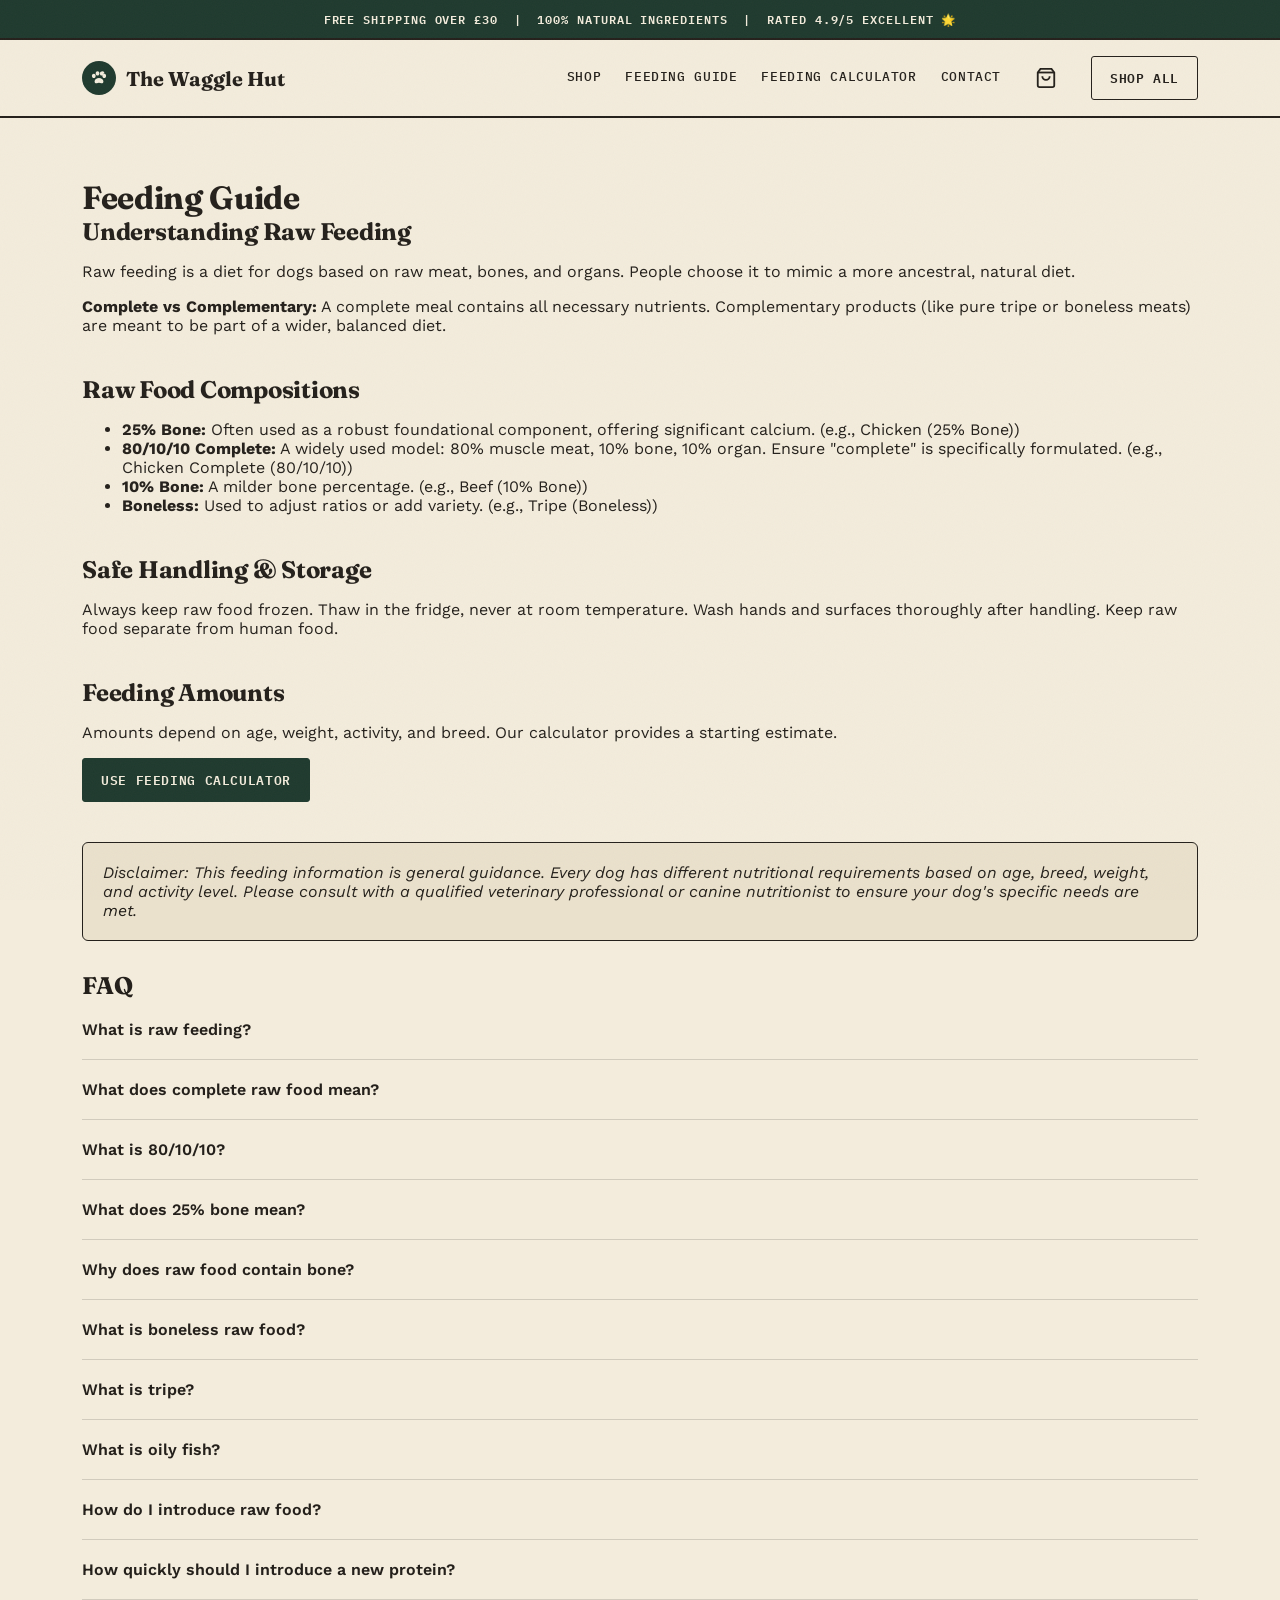
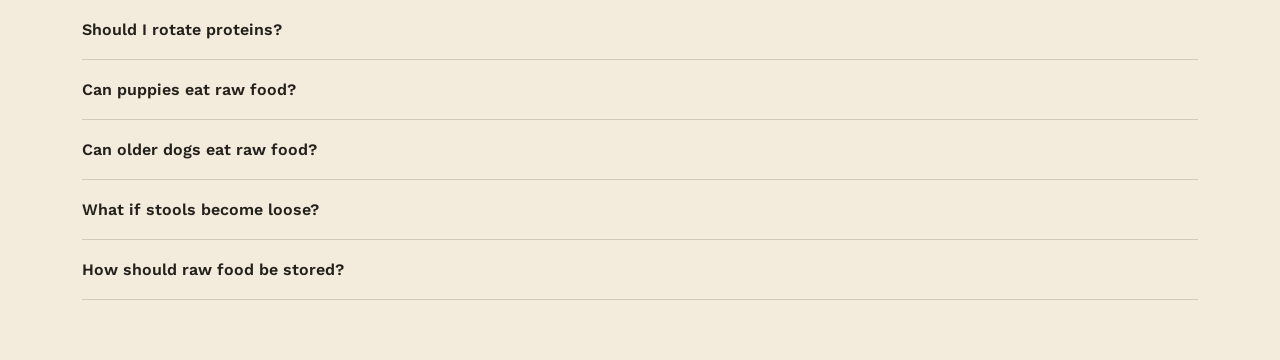
<file: feeding.html>
<!DOCTYPE html>
<html lang="en">
<head>
  <meta charset="UTF-8">
  <meta name="viewport" content="width=device-width, initial-scale=1.0">
  <title>Feeding Guide — The Waggle Hut</title>
  <meta name="description" content="Learn about raw feeding, 80/10/10 compositions, safe storage, and answers to common raw feeding questions in our comprehensive feeding guide.">
  <meta property="og:title" content="Feeding Guide — The Waggle Hut">
  <meta property="og:description" content="Learn about raw feeding, 80/10/10 compositions, safe storage, and answers to common raw feeding questions.">
  <meta property="og:type" content="website">
  <link rel="stylesheet" href="css/main.css">
  <link rel="stylesheet" href="css/components.css">
  <style>
    .faq-item { border-bottom: 1px solid var(--line); padding: 20px 0; }
    .faq-question { font-weight: 600; cursor: pointer; display: flex; justify-content: space-between; align-items: center; }
    .faq-answer { display: none; padding-top: 10px; color: rgba(36,32,27,0.7); line-height: 1.6; }
    .faq-item.active .faq-answer { display: block; }
    .content-section { margin-bottom: 40px; }
    .disclaimer { background: var(--cream-2); padding: 20px; border-radius: 6px; border: 1.5px solid var(--ink); margin: 30px 0; }
  </style>
</head>
<body>

<div class="announcement-bar">Free Shipping Over £30 &nbsp;|&nbsp; 100% Natural Ingredients &nbsp;|&nbsp; Rated 4.9/5 Excellent 🌟</div>

<div class="cart-overlay">
  <div class="cart-drawer">
    <div class="cart-header" style="display:flex; justify-content:space-between; align-items:center;">
      <h2 id="cart-total-items">0 items</h2>
      <button class="close-cart" onclick="closeCart()">
        <svg width="24" height="24" viewBox="0 0 24 24" fill="none" stroke="currentColor" stroke-width="2"><path d="M18 6 6 18M6 6l12 12"/></svg>
      </button>
    </div>
    <div class="cart-items">
      <!-- Items injected via JS -->
    </div>
    <div class="cart-footer">
      <div class="cart-total">
        <span>Subtotal</span>
        <span>£0.00</span>
      </div>
      <button class="cta-btn checkout-btn" onclick="window.location.assign('checkout.html')">Proceed to Checkout</button>
    </div>
  </div>
</div>

<header>
  <div class="header-inner">
    <a href="index.html" class="logo">
      <span class="mark"><svg viewBox="0 0 24 24" fill="none" xmlns="http://www.w3.org/2000/svg"><path d="M8 9.5c0 1.4-1 2.5-2.2 2.5S3.5 10.9 3.5 9.5 4.6 7 5.8 7 8 8.1 8 9.5Z" fill="#F3ECDC"/><path d="M12.5 6.5c0 1.4-1 2.5-2.2 2.5S8 7.9 8 6.5 9 4 10.2 4s2.3 1.1 2.3 2.5Z" fill="#F3ECDC"/><path d="M17.5 6.5c0 1.4-1 2.5-2.3 2.5s-2.2-1.1-2.2-2.5S14.9 4 16.2 4s2.3 1.1 2.3 2.5Z" fill="#F3ECDC"/><path d="M20.5 9.5c0 1.4-1 2.5-2.2 2.5S16 10.9 16 9.5 17.1 7 18.3 7s2.2 1.1 2.2 2.5Z" fill="#F3ECDC"/><path d="M12 12c-2.6 0-5.3 1.7-5.3 4.1 0 1.5 1.2 2.6 2.6 2.3.9-.2 1.7-.6 2.7-.6s1.8.4 2.7.6c1.4.3 2.6-.8 2.6-2.3 0-2.4-2.7-4.1-5.3-4.1Z" fill="#F3ECDC"/></svg></span>
      The Waggle Hut
    </a>
    <nav>
      <div class="nav-links">
        <a href="shop.html">Shop</a>
        <a href="feeding.html">Feeding Guide</a>
        <a href="calculator.html">Feeding Calculator</a>
        <a href="contact.html">Contact</a>
      </div>
      <button class="cart-trigger" onclick="openCart()">
        <svg viewBox="0 0 24 24" fill="none" stroke="currentColor" stroke-width="2">
          <path d="M6 2 3 6v14a2 2 0 0 0 2 2h14a2 2 0 0 0 2-2V6l-3-4Z"/><path d="M3 6h18"/><path d="M16 10a4 4 0 0 1-8 0"/>
        </svg>
        <span class="cart-count">0</span>
      </button>
      <a href="shop.html?cat=all" class="cta-btn outline">Shop All</a>
      <button class="menu-toggle" onclick="toggleMenu()" aria-label="Toggle Menu"><span></span><span></span><span></span></button>
    </nav>
  </div>
</header>

<main class="wrap" style="padding: 60px 32px;">
  <h1>Feeding Guide</h1>
  
  <section class="content-section">
    <h2>Understanding Raw Feeding</h2>
    <p>Raw feeding is a diet for dogs based on raw meat, bones, and organs. People choose it to mimic a more ancestral, natural diet.</p>
    <p><strong>Complete vs Complementary:</strong> A complete meal contains all necessary nutrients. Complementary products (like pure tripe or boneless meats) are meant to be part of a wider, balanced diet.</p>
  </section>

  <section class="content-section">
    <h2>Raw Food Compositions</h2>
    <ul>
      <li><strong>25% Bone:</strong> Often used as a robust foundational component, offering significant calcium. (e.g., <a href="shop.html?cat=raw">Chicken (25% Bone)</a>)</li>
      <li><strong>80/10/10 Complete:</strong> A widely used model: 80% muscle meat, 10% bone, 10% organ. Ensure "complete" is specifically formulated. (e.g., <a href="shop.html?cat=raw">Chicken Complete (80/10/10)</a>)</li>
      <li><strong>10% Bone:</strong> A milder bone percentage. (e.g., <a href="shop.html?cat=raw">Beef (10% Bone)</a>)</li>
      <li><strong>Boneless:</strong> Used to adjust ratios or add variety. (e.g., <a href="shop.html?cat=raw">Tripe (Boneless)</a>)</li>
    </ul>
  </section>

  <section class="content-section">
    <h2>Safe Handling & Storage</h2>
    <p>Always keep raw food frozen. Thaw in the fridge, never at room temperature. Wash hands and surfaces thoroughly after handling. Keep raw food separate from human food.</p>
  </section>

  <section class="content-section">
    <h2>Feeding Amounts</h2>
    <p>Amounts depend on age, weight, activity, and breed. Our calculator provides a starting estimate.</p>
    <a href="calculator.html" class="cta-btn">Use Feeding Calculator</a>
  </section>

  <div class="disclaimer">
    <em>Disclaimer: This feeding information is general guidance. Every dog has different nutritional requirements based on age, breed, weight, and activity level. Please consult with a qualified veterinary professional or canine nutritionist to ensure your dog's specific needs are met.</em>
  </div>

  <h2>FAQ</h2>
  <div id="faq-container">
    <div class="faq-item"><div class="faq-question" onclick="this.parentElement.classList.toggle('active')">What is raw feeding?</div><div class="faq-answer">Raw feeding involves feeding uncooked meat, bones, and organs to simulate ancestral diets.</div></div>
    <div class="faq-item"><div class="faq-question" onclick="this.parentElement.classList.toggle('active')">What does complete raw food mean?</div><div class="faq-answer">"Complete" means the product is formulated to contain all necessary daily nutrients for the dog.</div></div>
    <div class="faq-item"><div class="faq-question" onclick="this.parentElement.classList.toggle('active')">What is 80/10/10?</div><div class="faq-answer">It is a ratio: 80% muscle meat, 10% bone, and 10% organs.</div></div>
    <div class="faq-item"><div class="faq-question" onclick="this.parentElement.classList.toggle('active')">What does 25% bone mean?</div><div class="faq-answer">This indicates the product's bone content, helping you manage the total bone ratio in your dog's diet.</div></div>
    <div class="faq-item"><div class="faq-question" onclick="this.parentElement.classList.toggle('active')">Why does raw food contain bone?</div><div class="faq-answer">Bone provides essential calcium and phosphorus required for a balanced diet.</div></div>
    <div class="faq-item"><div class="faq-question" onclick="this.parentElement.classList.toggle('active')">What is boneless raw food?</div><div class="faq-answer">Food without bone, often used to balance out higher bone meals or as a tasty supplement.</div></div>
    <div class="faq-item"><div class="faq-question" onclick="this.parentElement.classList.toggle('active')">What is tripe?</div><div class="faq-answer">Tripe is the stomach lining of ruminant animals, highly palatable and rich in enzymes.</div></div>
    <div class="faq-item"><div class="faq-question" onclick="this.parentElement.classList.toggle('active')">What is oily fish?</div><div class="faq-answer">Fish like salmon or sardines, great for Omega-3s.</div></div>
    <div class="faq-item"><div class="faq-question" onclick="this.parentElement.classList.toggle('active')">How do I introduce raw food?</div><div class="faq-answer">Slowly! Start by replacing one meal or protein at a time and watch your dog's stools.</div></div>
    <div class="faq-item"><div class="faq-question" onclick="this.parentElement.classList.toggle('active')">How quickly should I introduce a new protein?</div><div class="faq-answer">Gradually, over several days, to monitor for any digestive upsets.</div></div>
    <div class="faq-item"><div class="faq-question" onclick="this.parentElement.classList.toggle('active')">Should I rotate proteins?</div><div class="faq-answer">Yes, rotating proteins ensures a wider range of amino acids and nutrients.</div></div>
    <div class="faq-item"><div class="faq-question" onclick="this.parentElement.classList.toggle('active')">Can puppies eat raw food?</div><div class="faq-answer">Yes, but they require a diet specifically balanced for rapid growth.</div></div>
    <div class="faq-item"><div class="faq-question" onclick="this.parentElement.classList.toggle('active')">Can older dogs eat raw food?</div><div class="faq-answer">Yes, many older dogs enjoy and benefit from raw food.</div></div>
    <div class="faq-item"><div class="faq-question" onclick="this.parentElement.classList.toggle('active')">What if stools become loose?</div><div class="faq-answer">This can happen with change. Slow down the introduction, or add a bit more bone.</div></div>
    <div class="faq-item"><div class="faq-question" onclick="this.parentElement.classList.toggle('active')">How should raw food be stored?</div><div class="faq-answer">Always keep frozen until needed, then thaw in the fridge.</div></div>
  </div>
</main>

<script src="js/cart.js"></script>
</body>
</html>
</file>
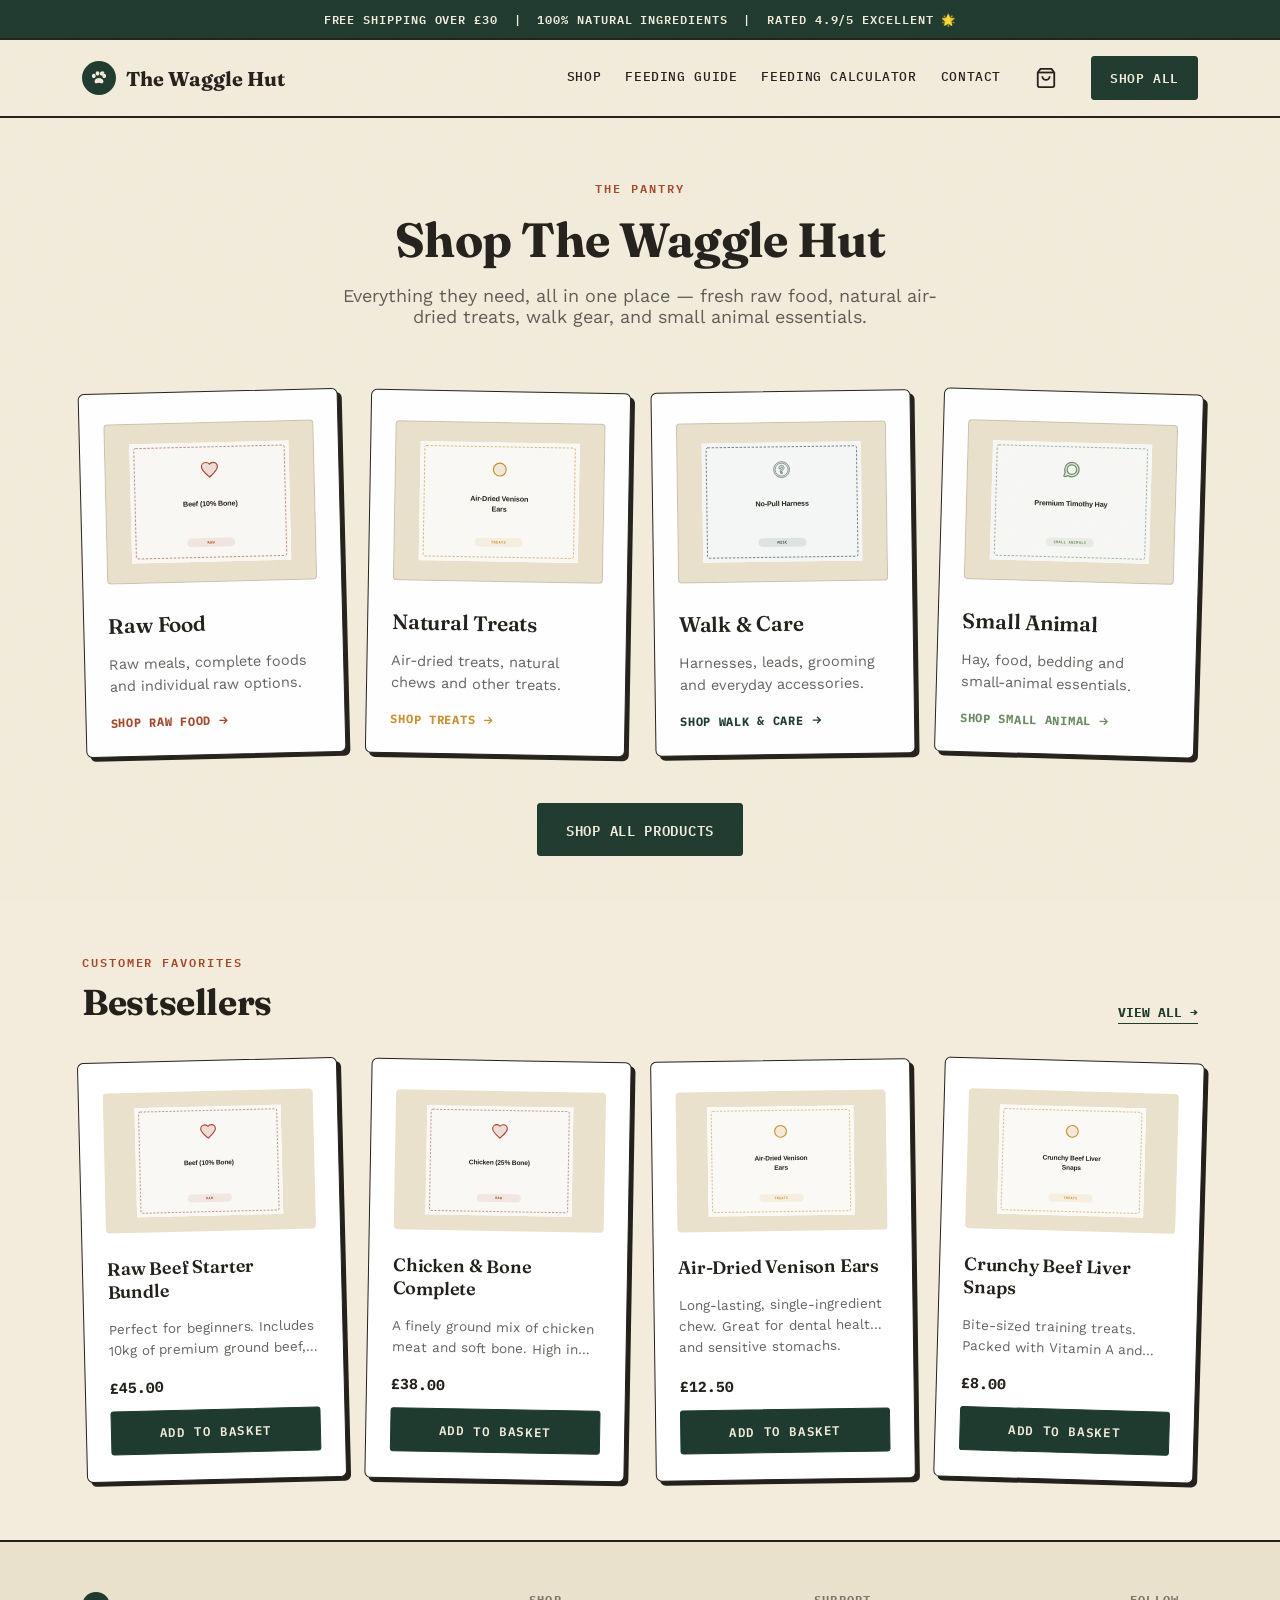
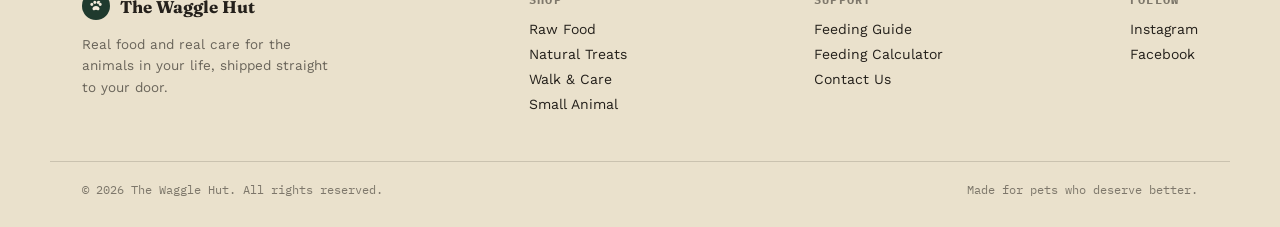
<file: shop.html>
<!DOCTYPE html>
<html lang="en">
<head>
  <meta charset="UTF-8">
  <meta name="viewport" content="width=device-width, initial-scale=1.0">
  <title>Shop — The Waggle Hut</title>
  <meta name="description" content="Shop fresh raw food, natural air-dried treats, walk & care essentials, and small animal supplies at The Waggle Hut.">
  <meta property="og:title" content="Shop — The Waggle Hut">
  <meta property="og:description" content="Shop fresh raw food, natural air-dried treats, walk & care essentials, and small animal supplies.">
  <meta property="og:type" content="website">
  <link rel="stylesheet" href="css/main.css">
  <link rel="stylesheet" href="css/components.css">
</head>
<body>

<div class="announcement-bar">Free Shipping Over £30 &nbsp;|&nbsp; 100% Natural Ingredients &nbsp;|&nbsp; Rated 4.9/5 Excellent 🌟</div>

<div class="cart-overlay">
  <div class="cart-drawer">
    <div class="cart-header" style="display:flex; justify-content:space-between; align-items:center;">
      <h2 id="cart-total-items">0 items</h2>
      <button class="close-cart" onclick="closeCart()">
        <svg width="24" height="24" viewBox="0 0 24 24" fill="none" stroke="currentColor" stroke-width="2"><path d="M18 6 6 18M6 6l12 12"/></svg>
      </button>
    </div>
    <div class="cart-items">
      <!-- Items injected via JS -->
    </div>
    <div class="cart-footer">
      <div class="cart-total">
        <span>Subtotal</span>
        <span>£0.00</span>
      </div>
      <button class="cta-btn checkout-btn" onclick="window.location.assign('checkout.html')">Proceed to Checkout</button>
    </div>
  </div>
</div>

<header>
  <div class="header-inner">
    <a href="index.html" class="logo">
      <span class="mark">
        <svg viewBox="0 0 24 24" fill="none" xmlns="http://www.w3.org/2000/svg">
          <path d="M8 9.5c0 1.4-1 2.5-2.2 2.5S3.5 10.9 3.5 9.5 4.6 7 5.8 7 8 8.1 8 9.5Z" fill="#F3ECDC"/>
          <path d="M12.5 6.5c0 1.4-1 2.5-2.2 2.5S8 7.9 8 6.5 9 4 10.2 4s2.3 1.1 2.3 2.5Z" fill="#F3ECDC"/>
          <path d="M17.5 6.5c0 1.4-1 2.5-2.3 2.5s-2.2-1.1-2.2-2.5S14.9 4 16.2 4s2.3 1.1 2.3 2.5Z" fill="#F3ECDC"/>
          <path d="M20.5 9.5c0 1.4-1 2.5-2.2 2.5S16 10.9 16 9.5 17.1 7 18.3 7s2.2 1.1 2.2 2.5Z" fill="#F3ECDC"/>
          <path d="M12 12c-2.6 0-5.3 1.7-5.3 4.1 0 1.5 1.2 2.6 2.6 2.3.9-.2 1.7-.6 2.7-.6s1.8.4 2.7.6c1.4.3 2.6-.8 2.6-2.3 0-2.4-2.7-4.1-5.3-4.1Z" fill="#F3ECDC"/>
        </svg>
      </span>
      The Waggle Hut
    </a>
    <nav>
      <div class="nav-links">
        <a href="shop.html">Shop</a>
        <a href="feeding.html">Feeding Guide</a>
        <a href="calculator.html">Feeding Calculator</a>
        <a href="contact.html">Contact</a>
      </div>
      <button class="cart-trigger" onclick="openCart()">
        <svg viewBox="0 0 24 24" fill="none" stroke="currentColor" stroke-width="2">
          <path d="M6 2 3 6v14a2 2 0 0 0 2 2h14a2 2 0 0 0 2-2V6l-3-4Z"/><path d="M3 6h18"/><path d="M16 10a4 4 0 0 1-8 0"/>
        </svg>
        <span class="cart-count">0</span>
      </button>
      <a href="shop.html?cat=all" class="cta-btn" style="background: var(--pine);">Shop All</a>
      <button class="menu-toggle" onclick="toggleMenu()" aria-label="Toggle Menu">
        <span></span>
        <span></span>
        <span></span>
      </button>
    </nav>
  </div>
</header>

<div class="filter-drawer-overlay" id="filter-overlay" onclick="toggleFilterDrawer()"></div>

<main class="wrap" style="padding: 60px 32px;" id="main-content">
  <!-- Content injected via JS -->
</main>

<footer>
  <div class="foot-inner">
    <div class="foot-col" style="max-width:260px;">
      <div class="logo" style="margin-bottom:10px;">
        <span class="mark" style="width:28px;height:28px;">
          <svg viewBox="0 0 24 24" fill="none" xmlns="http://www.w3.org/2000/svg" style="width:16px;height:16px;">
            <path d="M8 9.5c0 1.4-1 2.5-2.2 2.5S3.5 10.9 3.5 9.5 4.6 7 5.8 7 8 8.1 8 9.5Z" fill="#F3ECDC"/>
            <path d="M12.5 6.5c0 1.4-1 2.5-2.2 2.5S8 7.9 8 6.5 9 4 10.2 4s2.3 1.1 2.3 2.5Z" fill="#F3ECDC"/>
            <path d="M17.5 6.5c0 1.4-1 2.5-2.3 2.5s-2.2-1.1-2.2-2.5S14.9 4 16.2 4s2.3 1.1 2.3 2.5Z" fill="#F3ECDC"/>
            <path d="M20.5 9.5c0 1.4-1 2.5-2.2 2.5S16 10.9 16 9.5 17.1 7 18.3 7s2.2 1.1 2.2 2.5Z" fill="#F3ECDC"/>
            <path d="M12 12c-2.6 0-5.3 1.7-5.3 4.1 0 1.5 1.2 2.6 2.6 2.3.9-.2 1.7-.6 2.7-.6s1.8.4 2.7.6c1.4.3 2.6-.8 2.6-2.3 0-2.4-2.7-4.1-5.3-4.1Z" fill="#F3ECDC"/>
          </svg>
        </span>
        <span style="font-size:17px;">The Waggle Hut</span>
      </div>
      <p style="font-size:13.5px; line-height:1.6; color:rgba(36,32,27,0.65);">Real food and real care for the animals in your life, shipped straight to your door.</p>
    </div>
    <div class="foot-col">
      <h4>Shop</h4>
      <a href="shop.html?cat=raw">Raw Food</a>
      <a href="shop.html?cat=treats">Natural Treats</a>
      <a href="shop.html?cat=walk">Walk & Care</a>
      <a href="shop.html?cat=small-animals">Small Animal</a>
    </div>
    <div class="foot-col">
      <h4>Support</h4>
      <a href="feeding.html">Feeding Guide</a>
      <a href="calculator.html">Feeding Calculator</a>
      <a href="contact.html">Contact Us</a>
    </div>
    <div class="foot-col">
      <h4>Follow</h4>
      <a href="#">Instagram</a>
      <a href="#">Facebook</a>
    </div>
  </div>
  <div class="foot-bottom">
    <span>© 2026 The Waggle Hut. All rights reserved.</span>
    <span>Made for pets who deserve better.</span>
  </div>
</footer>

<script src="js/products.js"></script>
<script src="js/cart.js"></script>
<script>
  function toggleFilterDrawer() {
    document.getElementById('filter-sidebar').classList.toggle('open');
    document.getElementById('filter-overlay').classList.toggle('open');
  }

  function renderLanding() {
    document.getElementById('main-content').innerHTML = `
      <div style="margin-bottom: 64px; text-align: center;">
        <div class="eyebrow" style="color: var(--rust); margin-bottom: 12px;">The Pantry</div>
        <h1 style="font-size: 48px; margin-bottom: 16px;">Shop The Waggle Hut</h1>
        <p style="font-size: 18px; color: rgba(36,32,27,0.7); max-width: 600px; margin: 0 auto;">Everything they need, all in one place — fresh raw food, natural air-dried treats, walk gear, and small animal essentials.</p>
      </div>
      <div class="cat-grid">
        <a href="shop.html?cat=raw" class="cat-card raw">
            <div style="background: var(--cream-2); border-radius: 4px; padding: 16px; margin-bottom: 12px; height: 160px; display: flex; align-items: center; justify-content: center; border: 1px solid var(--line);">
                <img src="assets/products/raw-beef.svg" alt="Raw Food" style="max-height: 120px; max-width: 100%; object-fit: contain;">
            </div>
            <h3>Raw Food</h3>
            <p>Raw meals, complete foods and individual raw options.</p>
            <span class="go">Shop raw food <svg viewBox="0 0 24 24" fill="none" stroke="currentColor" stroke-width="2.4"><path d="M5 12h14M13 6l6 6-6 6"/></svg></span>
        </a>
        <a href="shop.html?cat=treats" class="cat-card treats">
            <div style="background: var(--cream-2); border-radius: 4px; padding: 16px; margin-bottom: 12px; height: 160px; display: flex; align-items: center; justify-content: center; border: 1px solid var(--line);">
                <img src="assets/products/treat-venison.svg" alt="Natural Treats" style="max-height: 120px; max-width: 100%; object-fit: contain;">
            </div>
            <h3>Natural Treats</h3>
            <p>Air-dried treats, natural chews and other treats.</p>
            <span class="go">Shop treats <svg viewBox="0 0 24 24" fill="none" stroke="currentColor" stroke-width="2.4"><path d="M5 12h14M13 6l6 6-6 6"/></svg></span>
        </a>
        <a href="shop.html?cat=walk" class="cat-card walk">
            <div style="background: var(--cream-2); border-radius: 4px; padding: 16px; margin-bottom: 12px; height: 160px; display: flex; align-items: center; justify-content: center; border: 1px solid var(--line);">
                <img src="assets/products/harness-nopull.svg" alt="Walk & Care" style="max-height: 120px; max-width: 100%; object-fit: contain;">
            </div>
            <h3>Walk & Care</h3>
            <p>Harnesses, leads, grooming and everyday accessories.</p>
            <span class="go">Shop walk & care <svg viewBox="0 0 24 24" fill="none" stroke="currentColor" stroke-width="2.4"><path d="M5 12h14M13 6l6 6-6 6"/></svg></span>
        </a>
        <a href="shop.html?cat=small-animals" class="cat-card small">
            <div style="background: var(--cream-2); border-radius: 4px; padding: 16px; margin-bottom: 12px; height: 160px; display: flex; align-items: center; justify-content: center; border: 1px solid var(--line);">
                <img src="assets/products/hay.svg" alt="Small Animal" style="max-height: 120px; max-width: 100%; object-fit: contain;">
            </div>
            <h3>Small Animal</h3>
            <p>Hay, food, bedding and small-animal essentials.</p>
            <span class="go">Shop small animal <svg viewBox="0 0 24 24" fill="none" stroke="currentColor" stroke-width="2.4"><path d="M5 12h14M13 6l6 6-6 6"/></svg></span>
        </a>
      </div>
      <div style="margin-top: 48px; text-align: center;">
        <a href="shop.html?cat=all" class="cta-btn" style="background: var(--pine); font-size: 14px; padding: 14px 28px;">Shop All Products</a>
      </div>

      <div style="margin-top: 96px;">
        <div style="margin-bottom: 36px; display: flex; justify-content: space-between; align-items: flex-end;">
          <div>
            <div class="eyebrow" style="color: var(--rust); margin-bottom: 8px;">Customer Favorites</div>
            <h2 style="font-size: 36px;">Bestsellers</h2>
          </div>
          <a href="shop.html?cat=all" style="font-family: 'IBM Plex Mono', monospace; font-size: 13px; font-weight: 650; text-transform: uppercase; color: var(--pine); border-bottom: 1.5px solid var(--pine); padding-bottom: 2px;">View All &rarr;</a>
        </div>
        <div class="cat-grid" id="bestsellers-grid" style="grid-template-columns: repeat(4, 1fr);">
          ${products.slice(0, 4).map(p => `
            <div class="cat-card ${p.category}" onclick="openProductModal('${p.id}')" style="cursor:pointer;" title="Click for details">
              <div style="background: var(--cream-2); border-radius: 4px; padding: 12px; margin-bottom: 8px; height: 140px; display: flex; align-items: center; justify-content: center;">
                  <img src="${p.image}" alt="${p.name}" style="max-height: 110px; max-width: 100%; object-fit: contain;">
              </div>
              <h3 style="font-size: 18px;">${p.name}</h3>
              <p style="font-size: 13.5px; display:-webkit-box; -webkit-line-clamp:2; -webkit-box-orient:vertical; overflow:hidden;">${p.description}</p>
              <div style="margin-top:auto;">
                <p style="font-family:'IBM Plex Mono', monospace; font-weight:700; color:var(--ink); margin-bottom:12px;">£${p.price.toFixed(2)}</p>
                <button class="cta-btn" style="width:100%; background: var(--pine);" onclick="event.stopPropagation(); addToCart('${p.id}')">Add to Basket</button>
              </div>
            </div>
          `).join('')}
        </div>
      </div>
    `;
  }

  function renderProducts(items, title) {
    const gridHtml = items.map(p => `
      <div class="cat-card ${p.category}" onclick="openProductModal('${p.id}')" style="cursor:pointer;" title="Click for details">
        <div class="product-card-img-container">
            <img src="${p.image}" alt="${p.name}" class="product-card-img">
        </div>
        <h3>${p.name}</h3>
        <p>${p.description}</p>
        <div style="margin-top:auto;">
          <p style="font-family:'IBM Plex Mono', monospace; font-weight:700; color:var(--ink); margin-bottom:12px;">£${p.price.toFixed(2)}</p>
          <button class="cta-btn" style="width:100%; background: var(--pine);" onclick="event.stopPropagation(); addToCart('${p.id}')">Add to Basket</button>
        </div>
      </div>
    `).join('');

    document.getElementById('main-content').innerHTML = `
      <div style="margin-bottom: 36px;">
        <div class="eyebrow" style="color: var(--rust); margin-bottom: 12px;">Shop</div>
        <h1 style="font-size: 48px; margin-bottom: 16px;">${title}</h1>
        <button class="filter-toggle-btn" onclick="toggleFilterDrawer()">
          <svg viewBox="0 0 24 24" width="16" height="16" stroke="currentColor" stroke-width="2" fill="none"><path d="M4 6h16M4 12h10M4 18h7"/></svg>
          Filters
        </button>
      </div>

      <div style="margin-bottom: 28px; display: flex; gap: 12px; align-items: center; background: white; padding: 12px 18px; border: 1.5px solid var(--ink); border-radius: 6px; box-shadow: 4px 4px 0 var(--ink);">
        <svg width="20" height="20" viewBox="0 0 24 24" fill="none" stroke="currentColor" stroke-width="2" style="color: rgba(36,32,27,0.5); flex-shrink:0;"><circle cx="11" cy="11" r="8"/><path d="m21 21-4.3-4.3"/></svg>
        <input type="text" id="search-input" placeholder="Search products by name or ingredients..." value="${new URLSearchParams(window.location.search).get('q') || ''}" oninput="applyFiltersAndSort()" style="flex: 1; border: none; outline: none; font-family: inherit; font-size: 15px; background: transparent;">
        <button id="clear-search-btn" onclick="clearSearch()" style="background: none; border: none; font-size: 20px; cursor: pointer; color: rgba(36,32,27,0.6); display: none;">&times;</button>
      </div>

      <div class="shop-container">
        <aside class="shop-sidebar" id="filter-sidebar">
          <button class="close-filters-btn" onclick="toggleFilterDrawer()">Filters <span>&times;</span></button>
          <div class="filter-group">
            <label>Category</label>
            <select id="cat-filter" onchange="window.location.assign('shop.html?cat=' + this.value)">
                <option value="all" ${new URLSearchParams(window.location.search).get('cat') === 'all' ? 'selected' : ''}>All</option>
                <option value="raw" ${new URLSearchParams(window.location.search).get('cat') === 'raw' ? 'selected' : ''}>Raw Food</option>
                <option value="treats" ${new URLSearchParams(window.location.search).get('cat') === 'treats' ? 'selected' : ''}>Natural Treats</option>
                <option value="walk" ${new URLSearchParams(window.location.search).get('cat') === 'walk' ? 'selected' : ''}>Walk & Care</option>
                <option value="small-animals" ${new URLSearchParams(window.location.search).get('cat') === 'small-animals' ? 'selected' : ''}>Small Animal</option>
            </select>
          </div>
          <div id="dynamic-filters"></div>
        </aside>
        <div style="flex:1;">
          <div class="shop-control-bar">
            <div class="results-count" id="results-count">Showing ${items.length} products</div>
            <div class="sort-container">
              <label>Sort by</label>
              <select id="sort-select" onchange="applyFiltersAndSort()">
                <option value="recommended">Recommended</option>
                <option value="price-low">Price: Low to High</option>
                <option value="price-high">Price: High to Low</option>
                <option value="name">Alphabetical</option>
              </select>
            </div>
          </div>
          <div class="cat-grid" id="product-grid" style="grid-template-columns: repeat(auto-fill, minmax(260px, 1fr));">
            ${gridHtml}
          </div>
        </div>
      </div>
    `;
    updateFilterUI();
    applyFiltersAndSort();
  }

  function updateFilterUI() {
    const cat = new URLSearchParams(window.location.search).get('cat');
    const container = document.getElementById('dynamic-filters');
    if (!container) return;

    let html = '';
    if (cat === 'raw') {
        html = `
            <div class="filter-group">
                <label>Meat Protein</label>
                <select id="sub-filter" onchange="applyFiltersAndSort()">
                    <option value="all">All</option>
                    <option value="beef">Beef</option>
                    <option value="chicken">Chicken</option>
                    <option value="duck">Duck</option>
                    <option value="lamb">Lamb</option>
                    <option value="turkey">Turkey</option>
                    <option value="fish">Fish</option>
                </select>
            </div>
            <div class="filter-group">
                <label>Composition</label>
                <select id="comp-filter" onchange="applyFiltersAndSort()">
                    <option value="all">All</option>
                    <option value="25% Bone">25% Bone</option>
                    <option value="10% Bone">10% Bone</option>
                    <option value="80/10/10">80/10/10 Complete</option>
                    <option value="Boneless">Boneless</option>
                </select>
            </div>
        `;
    } else if (cat === 'walk') {
        html = `
            <div class="filter-group">
                <label>Product Type</label>
                <select id="sub-filter" onchange="applyFiltersAndSort()">
                    <option value="all">All</option>
                    <option value="harnesses">Harnesses</option>
                    <option value="leads">Leads</option>
                    <option value="feeding">Feeding</option>
                </select>
            </div>
        `;
    } else if (cat === 'treats') {
        html = `
            <div class="filter-group">
                <label>Treat Type</label>
                <select id="sub-filter" onchange="applyFiltersAndSort()">
                    <option value="all">All</option>
                    <option value="ears">Ears</option>
                    <option value="pizzles">Pizzles</option>
                    <option value="chews">Natural Chews</option>
                </select>
            </div>
        `;
    }
    
    container.innerHTML = html;
  }

  function applyFiltersAndSort() {
    const cat = new URLSearchParams(window.location.search).get('cat');
    const subFilter = document.getElementById('sub-filter') ? document.getElementById('sub-filter').value : 'all';
    const compFilter = document.getElementById('comp-filter') ? document.getElementById('comp-filter').value : 'all';
    const sort = document.getElementById('sort-select') ? document.getElementById('sort-select').value : 'recommended';
    const searchInput = document.getElementById('search-input');
    const searchVal = searchInput ? searchInput.value.toLowerCase().trim() : '';

    const clearBtn = document.getElementById('clear-search-btn');
    if (clearBtn) {
        clearBtn.style.display = searchVal ? 'block' : 'none';
    }
    
    let filtered = [...products];

    if (cat && cat !== 'all') filtered = filtered.filter(p => p.category === cat);
    
    if (subFilter !== 'all') {
        if (cat === 'raw') {
            if (subFilter === 'fish') {
                filtered = filtered.filter(p => p.protein && (p.protein.toLowerCase().includes('fish') || p.protein.toLowerCase().includes('salmon')));
            } else {
                filtered = filtered.filter(p => p.protein && p.protein.toLowerCase().includes(subFilter));
            }
        } else {
            filtered = filtered.filter(p => p.subcategory && p.subcategory.toLowerCase().includes(subFilter));
        }
    }
    
    if (compFilter !== 'all') {
        filtered = filtered.filter(p => 
            (p.subcategory && p.subcategory.toLowerCase().includes(compFilter.toLowerCase())) || 
            (p.composition && p.composition.toLowerCase().includes(compFilter.toLowerCase()))
        );
    }

    if (searchVal) {
        filtered = filtered.filter(p => 
            (p.name && p.name.toLowerCase().includes(searchVal)) || 
            (p.description && p.description.toLowerCase().includes(searchVal)) ||
            (p.protein && p.protein.toLowerCase().includes(searchVal)) ||
            (p.composition && p.composition.toLowerCase().includes(searchVal))
        );
    }
    
    // Apply sorting
    if (sort === 'price-low') filtered.sort((a,b) => a.price - b.price);
    else if (sort === 'price-high') filtered.sort((a,b) => b.price - a.price);
    else if (sort === 'name') filtered.sort((a,b) => a.name.localeCompare(b.name));
    
    const grid = document.getElementById('product-grid');
    const resultsCount = document.getElementById('results-count');
    if (resultsCount) resultsCount.textContent = `Showing ${filtered.length} products`;
    
    if (grid) {
      if (filtered.length === 0) {
        grid.innerHTML = `
          <div style="grid-column: 1 / -1; text-align: center; padding: 60px 20px; background: white; border: 1.5px solid var(--ink); border-radius: 6px;">
            <h3 style="font-size: 24px; margin-bottom: 12px;">No results found</h3>
            <p style="color: rgba(36,32,27,0.7); margin-bottom: 24px;">We couldn't find any products matching your search or filters.</p>
            <button class="cta-btn" onclick="resetFilters()">Reset All Filters</button>
          </div>
        `;
      } else {
        grid.innerHTML = filtered.map(p => `
          <div class="cat-card ${p.category}" onclick="openProductModal('${p.id}')" style="cursor:pointer;" title="Click for details">
            <div class="product-card-img-container">
                <img src="${p.image}" alt="${p.name}" class="product-card-img">
            </div>
            <h3>${p.name}</h3>
            <p>${p.description}</p>
            <div style="margin-top:auto;">
              <p style="font-family:'IBM Plex Mono', monospace; font-weight:700; color:var(--ink); margin-bottom:12px;">£${p.price.toFixed(2)}</p>
              <button class="cta-btn" style="width:100%; background: var(--pine);" onclick="event.stopPropagation(); addToCart('${p.id}')">Add to Basket</button>
            </div>
          </div>
        `).join('');
      }
    }
  }

  function clearSearch() {
    const input = document.getElementById('search-input');
    if (input) {
        input.value = '';
        applyFiltersAndSort();
    }
  }

  function resetFilters() {
    const input = document.getElementById('search-input');
    if (input) input.value = '';
    const sub = document.getElementById('sub-filter');
    if (sub) sub.value = 'all';
    const comp = document.getElementById('comp-filter');
    if (comp) comp.value = 'all';
    const sort = document.getElementById('sort-select');
    if (sort) sort.value = 'recommended';
    applyFiltersAndSort();
  }

  function openProductModal(productId) {
    const p = products.find(prod => prod.id === productId);
    if (!p) return;
    const modalContent = document.getElementById('product-modal-content');
    modalContent.innerHTML = `
      <button class="product-modal-close" onclick="closeProductModalDirect()">&times;</button>
      <div style="display: grid; grid-template-columns: 1fr 1fr; gap: 24px; align-items: start;">
        <div style="background: var(--cream-2); border-radius: 6px; padding: 16px; border: 1.5px solid var(--ink); height: 240px; display: flex; align-items: center; justify-content: center;">
          <img src="${p.image}" alt="${p.name}" style="max-height: 200px; max-width: 100%; object-fit: contain;">
        </div>
        <div>
          <div class="eyebrow" style="color: var(--rust); margin-bottom: 6px; text-transform: uppercase;">${p.category} ${p.subcategory ? '— ' + p.subcategory : ''}</div>
          <h2 style="font-size: 26px; margin-bottom: 10px;">${p.name}</h2>
          <p style="font-family: 'IBM Plex Mono', monospace; font-size: 20px; font-weight: 700; color: var(--ink); margin-bottom: 16px;">£${p.price.toFixed(2)}</p>
          <p style="font-size: 14.5px; line-height: 1.6; color: rgba(36,32,27,0.75); margin-bottom: 20px;">${p.description}</p>
          
          ${p.composition ? `<div style="margin-bottom: 12px; font-size: 13.5px;"><strong>Composition:</strong> ${p.composition}</div>` : ''}
          ${p.analyticalProtein ? `<div style="margin-bottom: 16px; font-size: 13.5px;"><strong>Analytical Protein:</strong> ${p.analyticalProtein}</div>` : ''}
          ${p.animal ? `<div style="margin-bottom: 16px; font-size: 13.5px;"><strong>Suitable For:</strong> ${p.animal}</div>` : ''}
          
          <button class="cta-btn" style="width: 100%; padding: 16px; background: var(--pine);" onclick="addToCart('${p.id}'); closeProductModalDirect();">Add to Basket</button>
        </div>
      </div>
    `;
    document.getElementById('product-modal-overlay').classList.add('open');
  }

  function closeProductModalDirect() {
    document.getElementById('product-modal-overlay').classList.remove('open');
  }

  function closeProductModal(e) {
    if (e.target.id === 'product-modal-overlay') {
      closeProductModalDirect();
    }
  }

  // Initial render
  const urlParams = new URLSearchParams(window.location.search);
  const cat = urlParams.get('cat');
  if (cat === 'all') {
      renderProducts(products, 'All Products');
  } else if (cat && ['raw', 'treats', 'walk', 'small-animals'].includes(cat)) {
      const titles = { 'raw': 'Raw Food', 'treats': 'Natural Treats', 'walk': 'Walk & Care', 'small-animals': 'Small Animal' };
      renderProducts(products.filter(p => p.category === cat), titles[cat] || 'Shop');
  } else {
      renderLanding();
  }
</script>

<div class="product-modal-overlay" id="product-modal-overlay" onclick="closeProductModal(event)">
  <div class="product-modal" id="product-modal-content"></div>
</div>

</body>
</html>
</file>
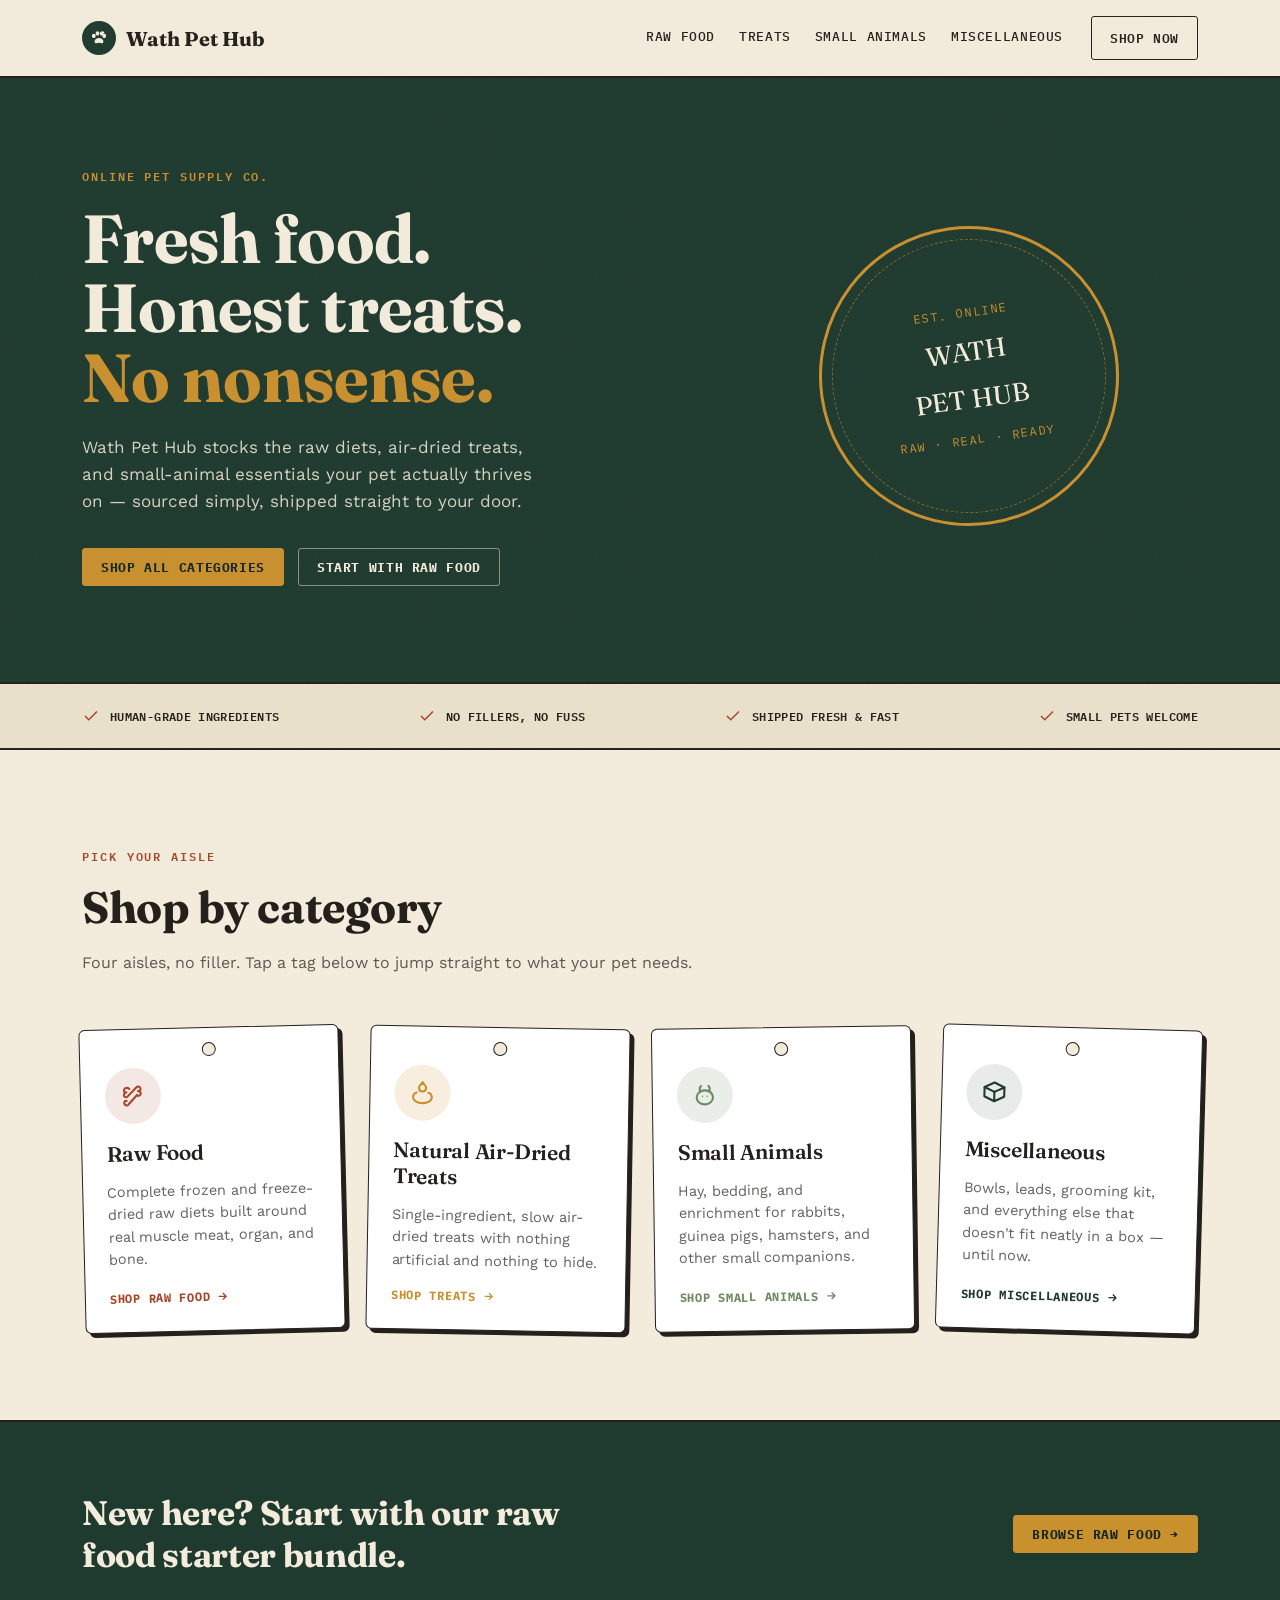
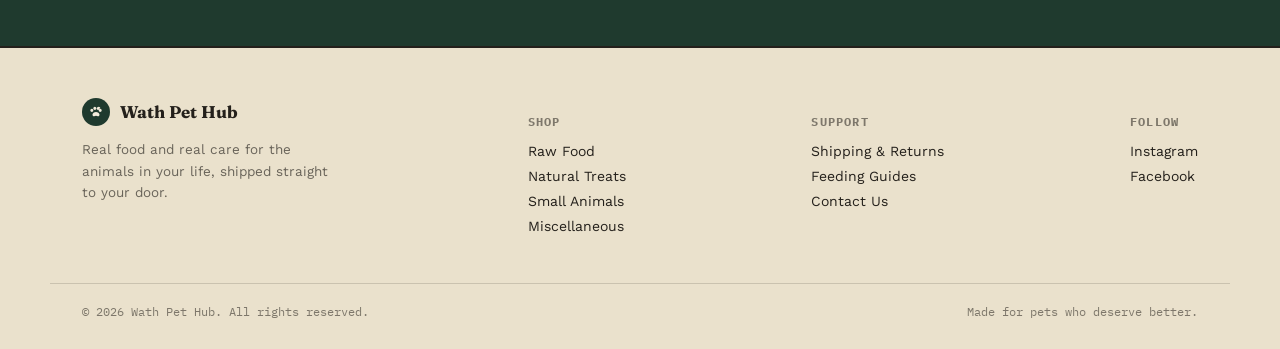
<file: wath-pet-hub-landing-page.html>
<!DOCTYPE html>
<html lang="en">
<head>
<meta charset="UTF-8">
<meta name="viewport" content="width=device-width, initial-scale=1.0">
<title>Wath Pet Hub — Real Food. Real Treats. Real Care.</title>
<link rel="preconnect" href="https://fonts.googleapis.com">
<link rel="preconnect" href="https://fonts.gstatic.com" crossorigin>
<link href="https://fonts.googleapis.com/css2?family=Fraunces:wght@500;600;700;900&family=Work+Sans:wght@400;500;600&family=IBM+Plex+Mono:wght@500;600&display=swap" rel="stylesheet">
<style>
  :root{
    --pine: #1F3A2E;
    --pine-dark: #142720;
    --cream: #F3ECDC;
    --cream-2: #EAE1CC;
    --ink: #24201B;
    --rust: #A6472A;
    --ochre: #C9902E;
    --sage: #6E8A63;
    --line: rgba(36,32,27,0.16);
    --shadow: 0 10px 24px rgba(20,39,32,0.14);
  }

  *{box-sizing:border-box;}
  html{scroll-behavior:smooth;}
  body{
    margin:0;
    background:var(--cream);
    color:var(--ink);
    font-family:'Work Sans', sans-serif;
    -webkit-font-smoothing:antialiased;
  }
  body::before{
    content:"";
    position:fixed;inset:0;
    pointer-events:none;
    z-index:2000;
    opacity:0.035;
    background-image:url("data:image/svg+xml,%3Csvg xmlns='http://www.w3.org/2000/svg' width='140' height='140'%3E%3Cfilter id='n'%3E%3CfeTurbulence type='fractalNoise' baseFrequency='0.9' numOctaves='2' stitchTiles='stitch'/%3E%3C/filter%3E%3Crect width='100%25' height='100%25' filter='url(%23n)'/%3E%3C/svg%3E");
  }
  h1,h2,h3{
    font-family:'Fraunces', serif;
    margin:0;
    letter-spacing:-0.01em;
  }
  a{color:inherit;text-decoration:none;}
  .eyebrow{
    font-family:'IBM Plex Mono', monospace;
    font-size:12px;
    letter-spacing:0.16em;
    text-transform:uppercase;
    font-weight:600;
  }
  .wrap{
    max-width:1180px;
    margin:0 auto;
    padding:0 32px;
  }
  @media (max-width:640px){ .wrap{padding:0 20px;} }

  /* ---------- HEADER ---------- */
  header{
    position:sticky; top:0; z-index:100;
    background:var(--cream);
    border-bottom:2px solid var(--ink);
  }
  .header-inner{
    display:flex; align-items:center; justify-content:space-between;
    padding:16px 32px;
    max-width:1180px;
    margin:0 auto;
  }
  @media (max-width:640px){ .header-inner{padding:14px 20px;} }
  .logo{
    display:flex; align-items:center; gap:10px;
    font-family:'Fraunces', serif;
    font-weight:700;
    font-size:20px;
  }
  .logo .mark{
    width:34px;height:34px;border-radius:50%;
    background:var(--pine);
    display:flex;align-items:center;justify-content:center;
    flex-shrink:0;
  }
  .logo .mark svg{width:20px;height:20px;}
  nav{display:flex; gap:28px; align-items:center;}
  nav a{
    font-family:'IBM Plex Mono', monospace;
    font-size:12.5px;
    letter-spacing:0.05em;
    text-transform:uppercase;
    font-weight:500;
    padding-bottom:3px;
    border-bottom:1.5px solid transparent;
    transition:border-color .2s ease;
    white-space:nowrap;
  }
  nav a:hover{border-color:var(--rust);}
  .nav-links{display:flex; gap:24px;}
  .cta-btn{
    font-family:'IBM Plex Mono', monospace;
    font-size:12.5px;
    letter-spacing:0.05em;
    text-transform:uppercase;
    font-weight:600;
    background:var(--pine);
    color:var(--cream);
    padding:10px 18px;
    border-radius:3px;
    display:inline-block;
    transition:transform .18s ease, background .18s ease;
    border:1.5px solid var(--pine);
  }
  .cta-btn:hover{ background:var(--pine-dark); transform:translateY(-2px); }
  .cta-btn.outline{ background:transparent; color:var(--ink); border:1.5px solid var(--ink); }
  .cta-btn.outline:hover{ background:var(--ink); color:var(--cream); }
  .menu-toggle{display:none;}
  @media (max-width:860px){
    .nav-links{display:none;}
    .menu-toggle{
      display:flex; gap:4px; flex-direction:column; background:none; border:none; cursor:pointer; padding:6px;
    }
    .menu-toggle span{width:22px;height:2px;background:var(--ink);}
  }

  /* ---------- HERO ---------- */
  .hero{
    background:var(--pine);
    color:var(--cream);
    position:relative;
    overflow:hidden;
    border-bottom:2px solid var(--ink);
  }
  .hero-inner{
    max-width:1180px;
    margin:0 auto;
    padding:88px 32px 96px;
    display:grid;
    grid-template-columns:1.15fr 0.85fr;
    gap:40px;
    align-items:center;
  }
  @media (max-width:900px){
    .hero-inner{grid-template-columns:1fr; padding:56px 20px 64px; text-align:left;}
  }
  .hero-eyebrow{ color:var(--ochre); margin-bottom:18px; }
  .hero h1{
    font-size:clamp(40px, 6vw, 68px);
    line-height:1.02;
    font-weight:700;
  }
  .hero h1 em{
    font-style:normal;
    color:var(--ochre);
  }
  .hero p{
    font-size:17px;
    line-height:1.6;
    max-width:460px;
    margin:22px 0 32px;
    color:rgba(243,236,220,0.86);
  }
  .hero-ctas{display:flex; gap:14px; flex-wrap:wrap;}
  .hero-ctas .cta-btn{ background:var(--ochre); border-color:var(--ochre); color:var(--pine-dark); font-weight:700;}
  .hero-ctas .cta-btn:hover{ background:#dba342; }
  .hero-ctas .cta-btn.outline{ background:transparent; color:var(--cream); border-color:rgba(243,236,220,0.5); }
  .hero-ctas .cta-btn.outline:hover{ background:rgba(243,236,220,0.12); }

  .stamp-wrap{ display:flex; justify-content:center; align-items:center; }
  .stamp{
    width:min(300px, 80vw);
    height:min(300px, 80vw);
    border-radius:50%;
    border:3px solid var(--ochre);
    display:flex;
    align-items:center;
    justify-content:center;
    position:relative;
    transform:rotate(-8deg);
    animation:stampin .7s ease-out;
  }
  .stamp::before{
    content:"";
    position:absolute; inset:10px;
    border-radius:50%;
    border:1px dashed rgba(201,144,46,0.55);
  }
  .stamp-text{
    font-family:'IBM Plex Mono', monospace;
    text-transform:uppercase;
    text-align:center;
    color:var(--ochre);
    font-size:12px;
    letter-spacing:0.14em;
    line-height:1.8;
  }
  .stamp-text .big{
    font-family:'Fraunces', serif;
    font-size:26px;
    color:var(--cream);
    letter-spacing:0;
    display:block;
    margin:6px 0;
  }
  @keyframes stampin{
    0%{ transform:rotate(-8deg) scale(1.4); opacity:0; }
    60%{ opacity:1; }
    100%{ transform:rotate(-8deg) scale(1); opacity:1;}
  }

  /* ---------- TRUST STRIP ---------- */
  .trust{
    background:var(--cream-2);
    border-bottom:2px solid var(--ink);
  }
  .trust-inner{
    max-width:1180px; margin:0 auto; padding:22px 32px;
    display:flex; justify-content:space-between; flex-wrap:wrap; gap:18px;
  }
  @media (max-width:640px){ .trust-inner{padding:20px; justify-content:flex-start; gap:14px 28px;} }
  .trust-item{
    display:flex; align-items:center; gap:10px;
    font-family:'IBM Plex Mono', monospace;
    font-size:12px; letter-spacing:0.03em;
    text-transform:uppercase;
    font-weight:600;
  }
  .trust-item svg{width:18px;height:18px; flex-shrink:0; color:var(--rust);}

  /* ---------- CATEGORY SECTION ---------- */
  .categories{ padding:96px 0 88px; }
  .cat-head{ margin-bottom:52px; max-width:640px; }
  .cat-head .eyebrow{ color:var(--rust); margin-bottom:14px; }
  .cat-head h2{ font-size:clamp(30px,4vw,44px); font-weight:700; margin-bottom:14px;}
  .cat-head p{ font-size:16px; line-height:1.6; color:rgba(36,32,27,0.72);}

  .cat-grid{
    display:grid;
    grid-template-columns:repeat(4, 1fr);
    gap:26px;
  }
  @media (max-width:980px){ .cat-grid{grid-template-columns:repeat(2,1fr);} }
  @media (max-width:560px){ .cat-grid{grid-template-columns:1fr;} }

  .cat-card{
    position:relative;
    background:#fff;
    border:1.5px solid var(--ink);
    border-radius:6px;
    padding:30px 24px 26px;
    display:flex;
    flex-direction:column;
    gap:16px;
    cursor:pointer;
    transition:transform .22s cubic-bezier(.2,.8,.3,1), box-shadow .22s ease;
    transform:rotate(var(--tilt,0deg));
    box-shadow:4px 4px 0 var(--ink);
  }
  .cat-card:nth-child(1){ --tilt:-1.4deg; }
  .cat-card:nth-child(2){ --tilt:1deg; }
  .cat-card:nth-child(3){ --tilt:-0.8deg; }
  .cat-card:nth-child(4){ --tilt:1.6deg; }

  .cat-card:hover{
    transform:rotate(0deg) translateY(-6px);
    box-shadow:8px 10px 0 var(--ink);
  }
  .cat-card:focus-visible{
    outline:3px solid var(--rust);
    outline-offset:3px;
  }
  .cat-tag-hole{
    position:absolute; top:14px; left:50%; transform:translateX(-50%);
    width:14px; height:14px; border-radius:50%;
    background:var(--cream);
    border:1.5px solid var(--ink);
  }
  .cat-icon{
    width:56px; height:56px; border-radius:50%;
    display:flex; align-items:center; justify-content:center;
    margin-top:8px;
  }
  .cat-icon svg{ width:28px; height:28px; }
  .cat-card.raw .cat-icon{ background:rgba(166,71,42,0.12); color:var(--rust); }
  .cat-card.treats .cat-icon{ background:rgba(201,144,46,0.15); color:var(--ochre); }
  .cat-card.small .cat-icon{ background:rgba(110,138,99,0.15); color:var(--sage); }
  .cat-card.misc .cat-icon{ background:rgba(31,58,46,0.1); color:var(--pine); }

  .cat-card h3{ font-size:21px; font-weight:600; }
  .cat-card p{ font-size:14.5px; line-height:1.55; color:rgba(36,32,27,0.7); margin:0; flex:1;}
  .cat-card .go{
    font-family:'IBM Plex Mono', monospace;
    font-size:12px; text-transform:uppercase; letter-spacing:0.06em; font-weight:700;
    display:inline-flex; align-items:center; gap:6px;
  }
  .cat-card.raw .go{color:var(--rust);}
  .cat-card.treats .go{color:var(--ochre);}
  .cat-card.small .go{color:var(--sage);}
  .cat-card.misc .go{color:var(--pine);}
  .cat-card .go svg{ width:13px; height:13px; transition:transform .18s ease; }
  .cat-card:hover .go svg{ transform:translateX(4px); }

  /* ---------- BOTTOM CTA BAND ---------- */
  .band{
    background:var(--pine);
    color:var(--cream);
    padding:70px 0;
    border-top:2px solid var(--ink);
    border-bottom:2px solid var(--ink);
  }
  .band-inner{
    max-width:1180px;margin:0 auto;padding:0 32px;
    display:flex; align-items:center; justify-content:space-between; gap:30px; flex-wrap:wrap;
  }
  @media (max-width:640px){ .band-inner{padding:0 20px;} }
  .band h2{ font-size:clamp(24px,3.4vw,34px); font-weight:700; max-width:520px;}
  .band .cta-btn{ background:var(--ochre); border-color:var(--ochre); color:var(--pine-dark); font-weight:700; }
  .band .cta-btn:hover{ background:#dba342; }

  /* ---------- FOOTER ---------- */
  footer{ background:var(--cream-2); padding:50px 0 30px; }
  .foot-inner{
    max-width:1180px;margin:0 auto;padding:0 32px;
    display:flex; justify-content:space-between; gap:40px; flex-wrap:wrap;
  }
  @media (max-width:640px){ .foot-inner{padding:0 20px;} }
  .foot-col h4{
    font-family:'IBM Plex Mono', monospace;
    font-size:12px; text-transform:uppercase; letter-spacing:0.1em;
    margin-bottom:14px; color:rgba(36,32,27,0.55);
  }
  .foot-col a{ display:block; font-size:14px; margin-bottom:9px; color:var(--ink); }
  .foot-col a:hover{ color:var(--rust); }
  .foot-bottom{
    max-width:1180px;margin:40px auto 0;padding:20px 32px 0;
    border-top:1px solid var(--line);
    font-family:'IBM Plex Mono', monospace;
    font-size:11.5px; color:rgba(36,32,27,0.55);
    display:flex; justify-content:space-between; flex-wrap:wrap; gap:10px;
  }
  @media (max-width:640px){ .foot-bottom{padding:20px 20px 0;} }

  @media (prefers-reduced-motion: reduce){
    *{animation:none !important; transition:none !important;}
  }
</style>
</head>
<body>

<header>
  <div class="header-inner">
    <a href="#top" class="logo">
      <span class="mark">
        <svg viewBox="0 0 24 24" fill="none" xmlns="http://www.w3.org/2000/svg">
          <path d="M8 9.5c0 1.4-1 2.5-2.2 2.5S3.5 10.9 3.5 9.5 4.6 7 5.8 7 8 8.1 8 9.5Z" fill="#F3ECDC"/>
          <path d="M12.5 6.5c0 1.4-1 2.5-2.2 2.5S8 7.9 8 6.5 9 4 10.2 4s2.3 1.1 2.3 2.5Z" fill="#F3ECDC"/>
          <path d="M17.5 6.5c0 1.4-1 2.5-2.3 2.5s-2.2-1.1-2.2-2.5S14.9 4 16.2 4s2.3 1.1 2.3 2.5Z" fill="#F3ECDC"/>
          <path d="M20.5 9.5c0 1.4-1 2.5-2.2 2.5S16 10.9 16 9.5 17.1 7 18.3 7s2.2 1.1 2.2 2.5Z" fill="#F3ECDC"/>
          <path d="M12 12c-2.6 0-5.3 1.7-5.3 4.1 0 1.5 1.2 2.6 2.6 2.3.9-.2 1.7-.6 2.7-.6s1.8.4 2.7.6c1.4.3 2.6-.8 2.6-2.3 0-2.4-2.7-4.1-5.3-4.1Z" fill="#F3ECDC"/>
        </svg>
      </span>
      Wath Pet Hub
    </a>
    <nav>
      <div class="nav-links">
        <a href="#raw">Raw Food</a>
        <a href="#treats">Treats</a>
        <a href="#small-animals">Small Animals</a>
        <a href="#misc">Miscellaneous</a>
      </div>
      <a href="#categories" class="cta-btn outline">Shop Now</a>
    </nav>
  </div>
</header>

<section class="hero" id="top">
  <div class="hero-inner">
    <div>
      <div class="hero-eyebrow eyebrow">Online pet supply co.</div>
      <h1>Fresh food.<br>Honest treats.<br><em>No nonsense.</em></h1>
      <p>Wath Pet Hub stocks the raw diets, air-dried treats, and small-animal essentials your pet actually thrives on — sourced simply, shipped straight to your door.</p>
      <div class="hero-ctas">
        <a href="#categories" class="cta-btn">Shop All Categories</a>
        <a href="#raw" class="cta-btn outline">Start with Raw Food</a>
      </div>
    </div>
    <div class="stamp-wrap">
      <div class="stamp">
        <div class="stamp-text">
          Est. Online
          <span class="big">WATH<br>PET HUB</span>
          Raw · Real · Ready
        </div>
      </div>
    </div>
  </div>
</section>

<section class="trust">
  <div class="trust-inner">
    <div class="trust-item">
      <svg viewBox="0 0 24 24" fill="none" stroke="currentColor" stroke-width="2"><path d="M20 6 9 17l-5-5"/></svg>
      Human-grade ingredients
    </div>
    <div class="trust-item">
      <svg viewBox="0 0 24 24" fill="none" stroke="currentColor" stroke-width="2"><path d="M20 6 9 17l-5-5"/></svg>
      No fillers, no fuss
    </div>
    <div class="trust-item">
      <svg viewBox="0 0 24 24" fill="none" stroke="currentColor" stroke-width="2"><path d="M20 6 9 17l-5-5"/></svg>
      Shipped fresh &amp; fast
    </div>
    <div class="trust-item">
      <svg viewBox="0 0 24 24" fill="none" stroke="currentColor" stroke-width="2"><path d="M20 6 9 17l-5-5"/></svg>
      Small pets welcome
    </div>
  </div>
</section>

<section class="categories" id="categories">
  <div class="wrap">
    <div class="cat-head">
      <div class="eyebrow">Pick your aisle</div>
      <h2>Shop by category</h2>
      <p>Four aisles, no filler. Tap a tag below to jump straight to what your pet needs.</p>
    </div>

    <div class="cat-grid">

      <a href="#raw" id="raw" class="cat-card raw" tabindex="0">
        <span class="cat-tag-hole"></span>
        <div class="cat-icon">
          <svg viewBox="0 0 24 24" fill="none" stroke="currentColor" stroke-width="1.8" stroke-linecap="round" stroke-linejoin="round">
            <path d="M9 6c-1.5-1.5-4-1.2-4.5.5C4 8 5 9 6.5 9 5 9 4 10.2 4.3 11.7 4.6 13.2 6.5 13.5 7.5 12.3L15 4.8c1-1.2 3-.9 3.5.6.5 1.5-.5 2.6-2 2.6 1.5 0 2.5 1.2 2.2 2.7-.3 1.5-2.2 1.8-3.2.6L8 19.3c-1 1.2-3 .9-3.5-.6-.5-1.5.5-2.6 2-2.6"/>
          </svg>
        </div>
        <h3>Raw Food</h3>
        <p>Complete frozen and freeze-dried raw diets built around real muscle meat, organ, and bone.</p>
        <span class="go">Shop raw food
          <svg viewBox="0 0 24 24" fill="none" stroke="currentColor" stroke-width="2.4"><path d="M5 12h14M13 6l6 6-6 6"/></svg>
        </span>
      </a>

      <a href="#treats" id="treats" class="cat-card treats" tabindex="0">
        <span class="cat-tag-hole"></span>
        <div class="cat-icon">
          <svg viewBox="0 0 24 24" fill="none" stroke="currentColor" stroke-width="1.8" stroke-linecap="round" stroke-linejoin="round">
            <path d="M12 3c-1 2-3 2.5-3 5 0 1.7 1.3 3 3 3s3-1.3 3-3c0-2.5-2-3-3-5Z"/>
            <path d="M7 12c-2 .5-3 2-3 4 0 2.8 3.6 5 8 5s8-2.2 8-5c0-2-1-3.5-3-4"/>
          </svg>
        </div>
        <h3>Natural Air-Dried Treats</h3>
        <p>Single-ingredient, slow air-dried treats with nothing artificial and nothing to hide.</p>
        <span class="go">Shop treats
          <svg viewBox="0 0 24 24" fill="none" stroke="currentColor" stroke-width="2.4"><path d="M5 12h14M13 6l6 6-6 6"/></svg>
        </span>
      </a>

      <a href="#small-animals" id="small-animals" class="cat-card small" tabindex="0">
        <span class="cat-tag-hole"></span>
        <div class="cat-icon">
          <svg viewBox="0 0 24 24" fill="none" stroke="currentColor" stroke-width="1.8" stroke-linecap="round" stroke-linejoin="round">
            <ellipse cx="12" cy="14" rx="7" ry="6"/>
            <path d="M8 9c-.5-2-.2-4 .8-4.8M16 9c.5-2 .2-4-.8-4.8"/>
            <circle cx="10" cy="13" r="0.6" fill="currentColor" stroke="none"/>
            <circle cx="14" cy="13" r="0.6" fill="currentColor" stroke="none"/>
          </svg>
        </div>
        <h3>Small Animals</h3>
        <p>Hay, bedding, and enrichment for rabbits, guinea pigs, hamsters, and other small companions.</p>
        <span class="go">Shop small animals
          <svg viewBox="0 0 24 24" fill="none" stroke="currentColor" stroke-width="2.4"><path d="M5 12h14M13 6l6 6-6 6"/></svg>
        </span>
      </a>

      <a href="#misc" id="misc" class="cat-card misc" tabindex="0">
        <span class="cat-tag-hole"></span>
        <div class="cat-icon">
          <svg viewBox="0 0 24 24" fill="none" stroke="currentColor" stroke-width="1.8" stroke-linecap="round" stroke-linejoin="round">
            <path d="M3.5 8 12 4l8.5 4-8.5 4-8.5-4Z"/>
            <path d="M3.5 8v8l8.5 4 8.5-4V8M12 12v8"/>
          </svg>
        </div>
        <h3>Miscellaneous</h3>
        <p>Bowls, leads, grooming kit, and everything else that doesn't fit neatly in a box — until now.</p>
        <span class="go">Shop miscellaneous
          <svg viewBox="0 0 24 24" fill="none" stroke="currentColor" stroke-width="2.4"><path d="M5 12h14M13 6l6 6-6 6"/></svg>
        </span>
      </a>

    </div>
  </div>
</section>

<section class="band">
  <div class="band-inner">
    <h2>New here? Start with our raw food starter bundle.</h2>
    <a href="#raw" class="cta-btn">Browse Raw Food →</a>
  </div>
</section>

<footer>
  <div class="foot-inner">
    <div class="foot-col" style="max-width:260px;">
      <div class="logo" style="margin-bottom:10px;">
        <span class="mark" style="width:28px;height:28px;">
          <svg viewBox="0 0 24 24" fill="none" xmlns="http://www.w3.org/2000/svg" style="width:16px;height:16px;">
            <path d="M8 9.5c0 1.4-1 2.5-2.2 2.5S3.5 10.9 3.5 9.5 4.6 7 5.8 7 8 8.1 8 9.5Z" fill="#F3ECDC"/>
            <path d="M12.5 6.5c0 1.4-1 2.5-2.2 2.5S8 7.9 8 6.5 9 4 10.2 4s2.3 1.1 2.3 2.5Z" fill="#F3ECDC"/>
            <path d="M17.5 6.5c0 1.4-1 2.5-2.3 2.5s-2.2-1.1-2.2-2.5S14.9 4 16.2 4s2.3 1.1 2.3 2.5Z" fill="#F3ECDC"/>
            <path d="M20.5 9.5c0 1.4-1 2.5-2.2 2.5S16 10.9 16 9.5 17.1 7 18.3 7s2.2 1.1 2.2 2.5Z" fill="#F3ECDC"/>
            <path d="M12 12c-2.6 0-5.3 1.7-5.3 4.1 0 1.5 1.2 2.6 2.6 2.3.9-.2 1.7-.6 2.7-.6s1.8.4 2.7.6c1.4.3 2.6-.8 2.6-2.3 0-2.4-2.7-4.1-5.3-4.1Z" fill="#F3ECDC"/>
          </svg>
        </span>
        <span style="font-size:17px;">Wath Pet Hub</span>
      </div>
      <p style="font-size:13.5px; line-height:1.6; color:rgba(36,32,27,0.65);">Real food and real care for the animals in your life, shipped straight to your door.</p>
    </div>
    <div class="foot-col">
      <h4>Shop</h4>
      <a href="#raw">Raw Food</a>
      <a href="#treats">Natural Treats</a>
      <a href="#small-animals">Small Animals</a>
      <a href="#misc">Miscellaneous</a>
    </div>
    <div class="foot-col">
      <h4>Support</h4>
      <a href="#">Shipping &amp; Returns</a>
      <a href="#">Feeding Guides</a>
      <a href="#">Contact Us</a>
    </div>
    <div class="foot-col">
      <h4>Follow</h4>
      <a href="#">Instagram</a>
      <a href="#">Facebook</a>
    </div>
  </div>
  <div class="foot-bottom">
    <span>© 2026 Wath Pet Hub. All rights reserved.</span>
    <span>Made for pets who deserve better.</span>
  </div>
</footer>

</body>
</html>
</file>
<file: css/main.css>
@import url('https://fonts.googleapis.com/css2?family=Fraunces:wght@500;600;700;900&family=Work+Sans:wght@400;500;600&family=IBM+Plex+Mono:wght@500;600&display=swap');

:root {
  --pine: #1F3A2E;
  --pine-dark: #142720;
  --cream: #F3ECDC;
  --cream-2: #EAE1CC;
  --ink: #24201B;
  --rust: #A6472A;
  --ochre: #C9902E;
  --sage: #6E8A63;
  --line: rgba(36,32,27,0.16);
  --shadow: 0 10px 24px rgba(20,39,32,0.14);
}

* { box-sizing: border-box; }
html { scroll-behavior: smooth; }

.announcement-bar {
  background: var(--pine);
  color: var(--cream);
  text-align: center;
  padding: 9px 16px;
  font-family: 'IBM Plex Mono', monospace;
  font-size: 11.5px;
  letter-spacing: 0.08em;
  text-transform: uppercase;
  border-bottom: 2px solid var(--ink);
  font-weight: 600;
}

body {
  margin: 0;
  background: var(--cream);
  color: var(--ink);
  font-family: 'Work Sans', sans-serif;
  -webkit-font-smoothing: antialiased;
  min-height: 100vh;
  display: flex;
  flex-direction: column;
}

/* Global Grain Overlay */
body::before {
  content: "";
  position: fixed; inset: 0;
  pointer-events: none;
  z-index: 2000;
  opacity: 0.035;
  background-image: url("data:image/svg+xml,%3Csvg xmlns='http://www.w3.org/2000/svg' width='140' height='140'%3E%3Cfilter id='n'%3E%3CfeTurbulence type='fractalNoise' baseFrequency='0.9' numOctaves='2' stitchTiles='stitch'/%3E%3C/filter%3E%3Crect width='100%25' height='100%25' filter='url(%23n)'/%3E%3C/svg%3E");
}

h1, h2, h3, h4 {
  font-family: 'Fraunces', serif;
  margin: 0;
  letter-spacing: -0.01em;
}

a { color: inherit; text-decoration: none; }

.eyebrow {
  font-family: 'IBM Plex Mono', monospace;
  font-size: 12px;
  letter-spacing: 0.16em;
  text-transform: uppercase;
  font-weight: 600;
}

.wrap {
  max-width: 1180px;
  margin: 0 auto;
  padding: 0 32px;
  width: 100%;
}

@media (max-width: 640px) { .wrap { padding: 0 20px; } }

/* ---------- HEADER ---------- */
header {
  position: sticky; top: 0; z-index: 100;
  background: var(--cream);
  border-bottom: 2px solid var(--ink);
}

.header-inner {
  display: flex; align-items: center; justify-content: space-between;
  padding: 16px 32px;
  max-width: 1180px;
  margin: 0 auto;
}

@media (max-width: 640px) { .header-inner { padding: 14px 20px; } }

.logo {
  display: flex; align-items: center; gap: 10px;
  font-family: 'Fraunces', serif;
  font-weight: 700;
  font-size: 20px;
}

.logo .mark {
  width: 34px; height: 34px; border-radius: 50%;
  background: var(--pine);
  display: flex; align-items: center; justify-content: center;
  flex-shrink: 0;
}

.logo .mark svg { width: 20px; height: 20px; }

nav { display: flex; gap: 28px; align-items: center; }

nav a {
  font-family: 'IBM Plex Mono', monospace;
  font-size: 12.5px;
  letter-spacing: 0.05em;
  text-transform: uppercase;
  font-weight: 500;
  padding-bottom: 3px;
  border-bottom: 1.5px solid transparent;
  transition: border-color .2s ease;
  white-space: nowrap;
}

nav a:hover { border-color: var(--rust); }

.nav-links { display: flex; gap: 24px; }

.cart-trigger {
  position: relative;
  background: none; border: none; cursor: pointer; padding: 6px;
  display: flex; align-items: center; justify-content: center;
}
.cart-trigger svg { width: 22px; height: 22px; color: var(--ink); }
.cart-count {
  position: absolute; top: -2px; right: -2px;
  background: var(--rust); color: #fff;
  font-family: 'IBM Plex Mono', monospace; font-size: 10px; font-weight: 700;
  width: 16px; height: 16px; border-radius: 50%;
  display: flex; align-items: center; justify-content: center;
}

.cta-btn {
  font-family: 'IBM Plex Mono', monospace;
  font-size: 12.5px;
  letter-spacing: 0.05em;
  text-transform: uppercase;
  font-weight: 600;
  background: var(--pine);
  color: var(--cream);
  padding: 10px 18px;
  border-radius: 3px;
  display: inline-block;
  transition: transform .18s ease, background .18s ease;
  border: 1.5px solid var(--pine);
  cursor: pointer;
}

.cta-btn:hover { background: var(--pine-dark); transform: translateY(-2px); }

.cta-btn.outline { background: transparent; color: var(--ink); border: 1.5px solid var(--ink); }

.cta-btn.outline:hover { background: var(--ink); color: var(--cream); }

.menu-toggle { display: none; }

.mobile-only-link { display: none; }

@media (max-width: 860px) {
  .nav-links { display: none; }
  
  .nav-links.open {
    display: flex;
    flex-direction: column;
    position: absolute;
    top: 100%;
    left: 0;
    right: 0;
    background: var(--cream);
    border-bottom: 2px solid var(--ink);
    padding: 24px;
    gap: 8px;
    z-index: 99;
  }
  
  .nav-links.open a {
    font-size: 16px;
    padding: 10px 0;
    border-bottom: 1px solid var(--line);
    width: 100%;
    display: block;
  }
  
  .nav-links.open a:last-child {
    border-bottom: none;
  }

  .mobile-only-link {
    display: block;
  }

  nav > .cta-btn.outline {
    display: none;
  }

  .menu-toggle {
    display: flex;
    gap: 4px;
    flex-direction: column;
    justify-content: center;
    align-items: center;
    background: none;
    border: none;
    cursor: pointer;
    padding: 6px;
    width: 34px;
    height: 34px;
  }
  
  .menu-toggle span {
    width: 22px;
    height: 2px;
    background: var(--ink);
    transition: transform .2s ease, opacity .2s ease;
  }
  
  .menu-toggle.active span:nth-child(1) {
    transform: translateY(6px) rotate(45deg);
  }
  .menu-toggle.active span:nth-child(2) {
    opacity: 0;
  }
  .menu-toggle.active span:nth-child(3) {
    transform: translateY(-6px) rotate(-45deg);
  }
}

/* ---------- FOOTER ---------- */
footer {
  background: var(--cream-2);
  padding: 50px 0 30px;
  margin-top: auto;
  border-top: 2px solid var(--ink);
}

.foot-inner {
  max-width: 1180px; margin: 0 auto; padding: 0 32px;
  display: flex; justify-content: space-between; gap: 40px; flex-wrap: wrap;
}

@media (max-width: 640px) { .foot-inner { padding: 0 20px; } }

.foot-col h4 {
  font-family: 'IBM Plex Mono', monospace;
  font-size: 12px; text-transform: uppercase; letter-spacing: 0.1em;
  margin-bottom: 14px; color: rgba(36,32,27,0.55);
}

.foot-col a { display: block; font-size: 14px; margin-bottom: 9px; color: var(--ink); }
.foot-col a:hover { color: var(--rust); }

.foot-bottom {
  max-width: 1180px; margin: 40px auto 0; padding: 20px 32px 0;
  border-top: 1px solid var(--line);
  font-family: 'IBM Plex Mono', monospace;
  font-size: 11.5px; color: rgba(36,32,27,0.55);
  display: flex; justify-content: space-between; flex-wrap: wrap; gap: 10px;
}

@media (max-width: 640px) { .foot-bottom { padding: 20px 20px 0; } }

/* ---------- SHARED UTILITIES ---------- */
@media (prefers-reduced-motion: reduce) {
  * { animation: none !important; transition: none !important; }
}
</file>
<file: css/components.css>
/* ---------- HERO ---------- */
.hero {
  background: var(--pine);
  color: var(--cream);
  position: relative;
  overflow: hidden;
  border-bottom: 2px solid var(--ink);
}

.hero-inner {
  max-width: 1180px;
  margin: 0 auto;
  padding: 88px 32px 96px;
  display: grid;
  grid-template-columns: 1.15fr 0.85fr;
  gap: 40px;
  align-items: center;
}

@media (max-width: 900px) {
  .hero-inner { grid-template-columns: 1fr; padding: 56px 20px 64px; text-align: left; }
}

.hero-eyebrow { color: var(--ochre); margin-bottom: 18px; }

.hero h1 {
  font-size: clamp(40px, 6vw, 68px);
  line-height: 1.02;
  font-weight: 700;
}

.hero h1 em { font-style: normal; color: var(--ochre); }

.hero p {
  font-size: 17px;
  line-height: 1.6;
  max-width: 460px;
  margin: 22px 0 32px;
  color: rgba(243,236,220,0.86);
}

.hero-ctas { display: flex; gap: 14px; flex-wrap: wrap; }
.hero-ctas .cta-btn { background: var(--ochre); border-color: var(--ochre); color: var(--pine-dark); font-weight: 700; }
.hero-ctas .cta-btn:hover { background: #dba342; }
.hero-ctas .cta-btn.outline { background: transparent; color: var(--cream); border-color: rgba(243,236,220,0.5); }
.hero-ctas .cta-btn.outline:hover { background: rgba(243,236,220,0.12); }

.stamp-wrap { display: flex; justify-content: center; align-items: center; }

.stamp {
  width: min(300px, 80vw);
  height: min(300px, 80vw);
  border-radius: 50%;
  border: 3px solid var(--ochre);
  display: flex;
  align-items: center;
  justify-content: center;
  position: relative;
  transform: rotate(-8deg);
  animation: stampin .7s ease-out;
}

.stamp::before {
  content: "";
  position: absolute; inset: 10px;
  border-radius: 50%;
  border: 1px dashed rgba(201,144,46,0.55);
}

.stamp-text {
  font-family: 'IBM Plex Mono', monospace;
  text-transform: uppercase;
  text-align: center;
  color: var(--ochre);
  font-size: 12px;
  letter-spacing: 0.14em;
  line-height: 1.8;
}

.stamp-text .big {
  font-family: 'Fraunces', serif;
  font-size: 26px;
  color: var(--cream);
  letter-spacing: 0;
  display: block;
  margin: 6px 0;
}

@keyframes stampin {
  0% { transform: rotate(-8deg) scale(1.4); opacity: 0; }
  60% { opacity: 1; }
  100% { transform: rotate(-8deg) scale(1); opacity: 1; }
}

/* ---------- TRUST STRIP ---------- */
.trust {
  background: var(--cream-2);
  border-bottom: 2px solid var(--ink);
}

.trust-inner {
  max-width: 1180px; margin: 0 auto; padding: 22px 32px;
  display: flex; justify-content: space-between; flex-wrap: wrap; gap: 18px;
}

@media (max-width: 640px) { .trust-inner { padding: 20px; justify-content: flex-start; gap: 14px 28px; } }

.trust-item {
  display: flex; align-items: center; gap: 10px;
  font-family: 'IBM Plex Mono', monospace;
  font-size: 12px; letter-spacing: 0.03em;
  text-transform: uppercase;
  font-weight: 600;
}

.trust-item svg { width: 18px; height: 18px; flex-shrink: 0; color: var(--rust); }

/* ---------- CATEGORY CARDS ---------- */
.cat-grid {
  display: grid;
  grid-template-columns: repeat(4, 1fr);
  gap: 26px;
}

@media (max-width: 980px) { .cat-grid { grid-template-columns: repeat(2, 1fr); } }
@media (max-width: 560px) { .cat-grid { grid-template-columns: 1fr; } }

.cat-card {
  position: relative;
  background: #fff;
  border: 1.5px solid var(--ink);
  border-radius: 6px;
  padding: 30px 24px 26px;
  display: flex;
  flex-direction: column;
  gap: 16px;
  cursor: pointer;
  transition: transform .22s cubic-bezier(.2, .8, .3, 1), box-shadow .22s ease;
  transform: rotate(var(--tilt, 0deg));
  box-shadow: 4px 4px 0 var(--ink);
}

.cat-card:nth-child(1) { --tilt: -1.4deg; }
.cat-card:nth-child(2) { --tilt: 1deg; }
.cat-card:nth-child(3) { --tilt: -0.8deg; }
.cat-card:nth-child(4) { --tilt: 1.6deg; }

.cat-card:hover {
  transform: rotate(0deg) translateY(-6px);
  box-shadow: 8px 10px 0 var(--ink);
}

.cat-tag-hole {
  position: absolute; top: 14px; left: 50%; transform: translateX(-50%);
  width: 14px; height: 14px; border-radius: 50%;
  background: var(--cream);
  border: 1.5px solid var(--ink);
}

.cat-icon {
  width: 56px; height: 56px; border-radius: 50%;
  display: flex; align-items: center; justify-content: center;
  margin-top: 8px;
}

.cat-icon svg { width: 28px; height: 28px; }
.cat-card.raw .cat-icon { background: rgba(166, 71, 42, 0.12); color: var(--rust); }
.cat-card.treats .cat-icon { background: rgba(201, 144, 46, 0.15); color: var(--ochre); }
.cat-card.small .cat-icon { background: rgba(110, 138, 99, 0.15); color: var(--sage); }
.cat-card.misc .cat-icon, .cat-card.walk .cat-icon { background: rgba(31, 58, 46, 0.1); color: var(--pine); }

.cat-card h3 { font-size: 21px; font-weight: 600; }
.cat-card p { font-size: 14.5px; line-height: 1.55; color: rgba(36, 32, 27, 0.7); margin: 0; flex: 1; }

.cat-card .go {
  font-family: 'IBM Plex Mono', monospace;
  font-size: 12px; text-transform: uppercase; letter-spacing: 0.06em; font-weight: 700;
  display: inline-flex; align-items: center; gap: 6px;
}

.cat-card.raw .go { color: var(--rust); }
.cat-card.treats .go { color: var(--ochre); }
.cat-card.small .go { color: var(--sage); }
.cat-card.misc .go, .cat-card.walk .go { color: var(--pine); }
.cat-card .go svg { width: 13px; height: 13px; transition: transform .18s ease; }
.cat-card:hover .go svg { transform: translateX(4px); }

/* ---------- BAND ---------- */
.band {
  background: var(--pine);
  color: var(--cream);
  padding: 70px 0;
  border-top: 2px solid var(--ink);
  border-bottom: 2px solid var(--ink);
}

.band-inner {
  max-width: 1180px; margin: 0 auto; padding: 0 32px;
  display: flex; align-items: center; justify-content: space-between; gap: 30px; flex-wrap: wrap;
}

@media (max-width: 640px) { .band-inner { padding: 0 20px; } }
.band h2 { font-size: clamp(24px, 3.4vw, 34px); font-weight: 700; max-width: 520px; }
.band .cta-btn { background: var(--ochre); border-color: var(--ochre); color: var(--pine-dark); font-weight: 700; }
.band .cta-btn:hover { background: #dba342; }

/* ---------- CART DRAWER ---------- */
.cart-overlay {
  position: fixed; inset: 0;
  background: rgba(20, 39, 32, 0.4);
  backdrop-filter: blur(4px);
  z-index: 2000;
  opacity: 0; pointer-events: none;
  transition: opacity .3s ease;
}
.cart-overlay.open { opacity: 1; pointer-events: auto; }

.cart-drawer {
  position: fixed; top: 0; right: 0; bottom: 0;
  width: min(420px, 100vw);
  background: var(--cream);
  border-left: 2px solid var(--ink);
  z-index: 2001;
  display: flex; flex-direction: column;
  transform: translateX(100%);
  transition: transform .35s cubic-bezier(.2, .8, .3, 1);
  box-shadow: -10px 0 30px rgba(0,0,0,0.1);
}
.cart-overlay.open .cart-drawer { transform: translateX(0); }

.cart-header {
  padding: 24px 32px;
  border-bottom: 2px solid var(--ink);
  display: flex; align-items: center; justify-content: space-between;
}
.cart-header h2 { font-size: 24px; }
.close-cart {
  background: none; border: none; cursor: pointer; padding: 8px;
  display: flex; align-items: center; justify-content: center;
}

.cart-items {
  flex: 1; overflow-y: auto; padding: 32px;
  display: flex; flex-direction: column; gap: 24px;
}

.cart-item {
  display: flex; gap: 16px; align-items: center;
  padding-bottom: 20px; border-bottom: 1px solid var(--line);
}
.cart-item-img {
  width: 70px; height: 70px; border: 1.5px solid var(--ink);
  border-radius: 4px; object-fit: cover; background: #fff;
}
.cart-item-info { flex: 1; }
.cart-item-info h4 { font-size: 16px; margin-bottom: 4px; }
.cart-item-info p { 
  font-family: 'IBM Plex Mono', monospace; font-size: 13px; margin: 0; 
  color: var(--rust); font-weight: 600;
}

.cart-footer {
  padding: 32px; border-top: 2px solid var(--ink);
  background: var(--cream-2);
}
.cart-total {
  display: flex; justify-content: space-between; align-items: center;
  margin-bottom: 20px;
}
.cart-total span:first-child { font-family: 'IBM Plex Mono', monospace; font-size: 12px; text-transform: uppercase; font-weight: 600; }
.cart-total span:last-child { font-family: 'Fraunces', serif; font-size: 22px; font-weight: 700; }

.checkout-btn {
  display: block;
  width: 100%;
  text-align: center;
  padding: 16px;
  font-size: 14px;
  letter-spacing: 0.1em;
  cursor: pointer;
  background: var(--pine);
  color: var(--cream);
  border: 1.5px solid var(--ink);
  border-radius: 4px;
  transition: background .2s ease;
}
.checkout-btn:hover {
  background: var(--rust);
  color: var(--cream);
}

.cart-empty {
  text-align: center; padding: 40px 0; color: rgba(36, 32, 27, 0.5);
}

/* ---------- SHOP PAGE LAYOUT & FILTERS ---------- */

/* The main layout grid for shop */
.shop-container {
  display: grid;
  grid-template-columns: 260px 1fr;
  gap: 32px;
  align-items: start;
  margin-top: 24px;
}

/* Mobile responsive adjustments */
@media (max-width: 900px) {
  .shop-container {
    grid-template-columns: 1fr;
    gap: 24px;
  }
}

/* Sidebar filter container */
.shop-sidebar {
  background: var(--cream-2);
  border: 1.5px solid var(--ink);
  border-radius: 6px;
  padding: 24px;
  position: sticky;
  top: 100px; /* offset from sticky header */
  box-shadow: 4px 4px 0 var(--ink);
  display: flex;
  flex-direction: column;
  gap: 20px;
}

.shop-sidebar h3 {
  font-family: 'Fraunces', serif;
  font-size: 20px;
  color: var(--ink);
  margin: 0 0 8px;
  border-bottom: 1.5px solid var(--line);
  padding-bottom: 8px;
}

.filter-group {
  display: flex;
  flex-direction: column;
  gap: 8px;
}

.filter-group label {
  font-family: 'IBM Plex Mono', monospace;
  font-size: 11px;
  font-weight: 600;
  text-transform: uppercase;
  letter-spacing: 0.08em;
  color: rgba(36, 32, 27, 0.7);
}

.filter-group select {
  font-family: 'Work Sans', sans-serif;
  font-size: 14px;
  font-weight: 500;
  color: var(--ink);
  background: var(--cream);
  border: 1.5px solid var(--ink);
  border-radius: 4px;
  padding: 10px 12px;
  cursor: pointer;
  transition: border-color .15s ease, background-color .15s ease;
  width: 100%;
}

.filter-group select:focus {
  outline: none;
  border-color: var(--rust);
  background: #fff;
}

/* Control bar for sorting and results count */
.shop-control-bar {
  display: flex;
  justify-content: space-between;
  align-items: center;
  flex-wrap: wrap;
  gap: 16px;
  margin-bottom: 24px;
  padding-bottom: 16px;
  border-bottom: 1.5px solid var(--line);
}

.results-count {
  font-family: 'IBM Plex Mono', monospace;
  font-size: 13px;
  color: rgba(36, 32, 27, 0.65);
}

.sort-container {
  display: flex;
  align-items: center;
  gap: 10px;
}

.sort-container label {
  font-family: 'IBM Plex Mono', monospace;
  font-size: 11px;
  font-weight: 600;
  text-transform: uppercase;
  letter-spacing: 0.08em;
  color: rgba(36, 32, 27, 0.7);
  white-space: nowrap;
}

.sort-container select {
  font-family: 'Work Sans', sans-serif;
  font-size: 13.5px;
  font-weight: 500;
  color: var(--ink);
  background: var(--cream);
  border: 1.5px solid var(--ink);
  border-radius: 4px;
  padding: 6px 12px;
  cursor: pointer;
}

/* Mobile Filter Drawer styling */
.filter-toggle-btn {
  display: none;
  align-items: center;
  gap: 8px;
  background: var(--pine);
  color: var(--cream);
  padding: 10px 16px;
  border: 1.5px solid var(--pine);
  border-radius: 4px;
  font-family: 'IBM Plex Mono', monospace;
  font-size: 12px;
  font-weight: 600;
  text-transform: uppercase;
  letter-spacing: 0.05em;
  cursor: pointer;
  transition: background .18s ease, transform .18s ease;
}

.filter-toggle-btn:hover {
  background: var(--pine-dark);
}

@media (max-width: 900px) {
  .filter-toggle-btn {
    display: inline-flex;
  }
  
  /* On mobile, turn the sidebar into a slide-out drawer */
  .shop-sidebar {
    position: fixed;
    top: 0;
    left: 0;
    bottom: 0;
    width: min(320px, 85vw);
    z-index: 2002;
    background: var(--cream);
    box-shadow: 10px 0 30px rgba(0,0,0,0.15);
    transform: translateX(-100%);
    transition: transform .35s cubic-bezier(.2, .8, .3, 1);
    overflow-y: auto;
    border: none;
    border-right: 2px solid var(--ink);
    border-radius: 0;
  }
  
  .shop-sidebar.open {
    transform: translateX(0);
  }

  /* Overlay for filter drawer on mobile */
  .filter-drawer-overlay {
    position: fixed;
    inset: 0;
    background: rgba(20, 39, 32, 0.4);
    backdrop-filter: blur(4px);
    z-index: 2001;
    opacity: 0;
    pointer-events: none;
    transition: opacity .3s ease;
  }

  .filter-drawer-overlay.open {
    opacity: 1;
    pointer-events: auto;
  }

  .shop-sidebar .close-filters-btn {
    display: flex !important;
    align-items: center;
    justify-content: space-between;
    font-family: 'Fraunces', serif;
    font-size: 20px;
    font-weight: 700;
    border-bottom: 2px solid var(--ink);
    padding: 20px 24px 12px;
    margin: 0 -24px 8px;
    background: var(--cream-2);
  }
}

.shop-sidebar .close-filters-btn {
  display: none;
}

/* Product Card Image */
.product-card-img-container {
  width: 100%;
  aspect-ratio: 4/3;
  overflow: hidden;
  border: 1.5px solid var(--ink);
  border-radius: 4px;
  background: var(--cream);
  position: relative;
  margin-bottom: 4px;
}

.product-card-img {
  width: 100%;
  height: 100%;
  object-fit: cover;
  transition: transform .3s ease;
}

.cat-card:hover .product-card-img {
  transform: scale(1.05);
}

/* Product Detail Modal */
.product-modal-overlay {
  position: fixed;
  inset: 0;
  background: rgba(20, 39, 32, 0.6);
  backdrop-filter: blur(5px);
  z-index: 3000;
  display: flex;
  align-items: center;
  justify-content: center;
  padding: 20px;
  opacity: 0;
  pointer-events: none;
  transition: opacity .25s ease;
}

.product-modal-overlay.open {
  opacity: 1;
  pointer-events: auto;
}

.product-modal {
  background: #fff;
  border: 2px solid var(--ink);
  border-radius: 8px;
  max-width: 680px;
  width: 100%;
  padding: 36px;
  position: relative;
  box-shadow: 10px 10px 0 var(--ink);
  max-height: 90vh;
  overflow-y: auto;
  transform: translateY(20px);
  transition: transform .25s cubic-bezier(.2, .8, .3, 1);
}

.product-modal-overlay.open .product-modal {
  transform: translateY(0);
}

.product-modal-close {
  position: absolute;
  top: 20px;
  right: 20px;
  background: none;
  border: none;
  cursor: pointer;
  font-size: 20px;
  color: var(--ink);
  width: 36px;
  height: 36px;
  border-radius: 50%;
  display: flex;
  align-items: center;
  justify-content: center;
  border: 1.5px solid var(--ink);
  background: var(--cream);
}
</file>
